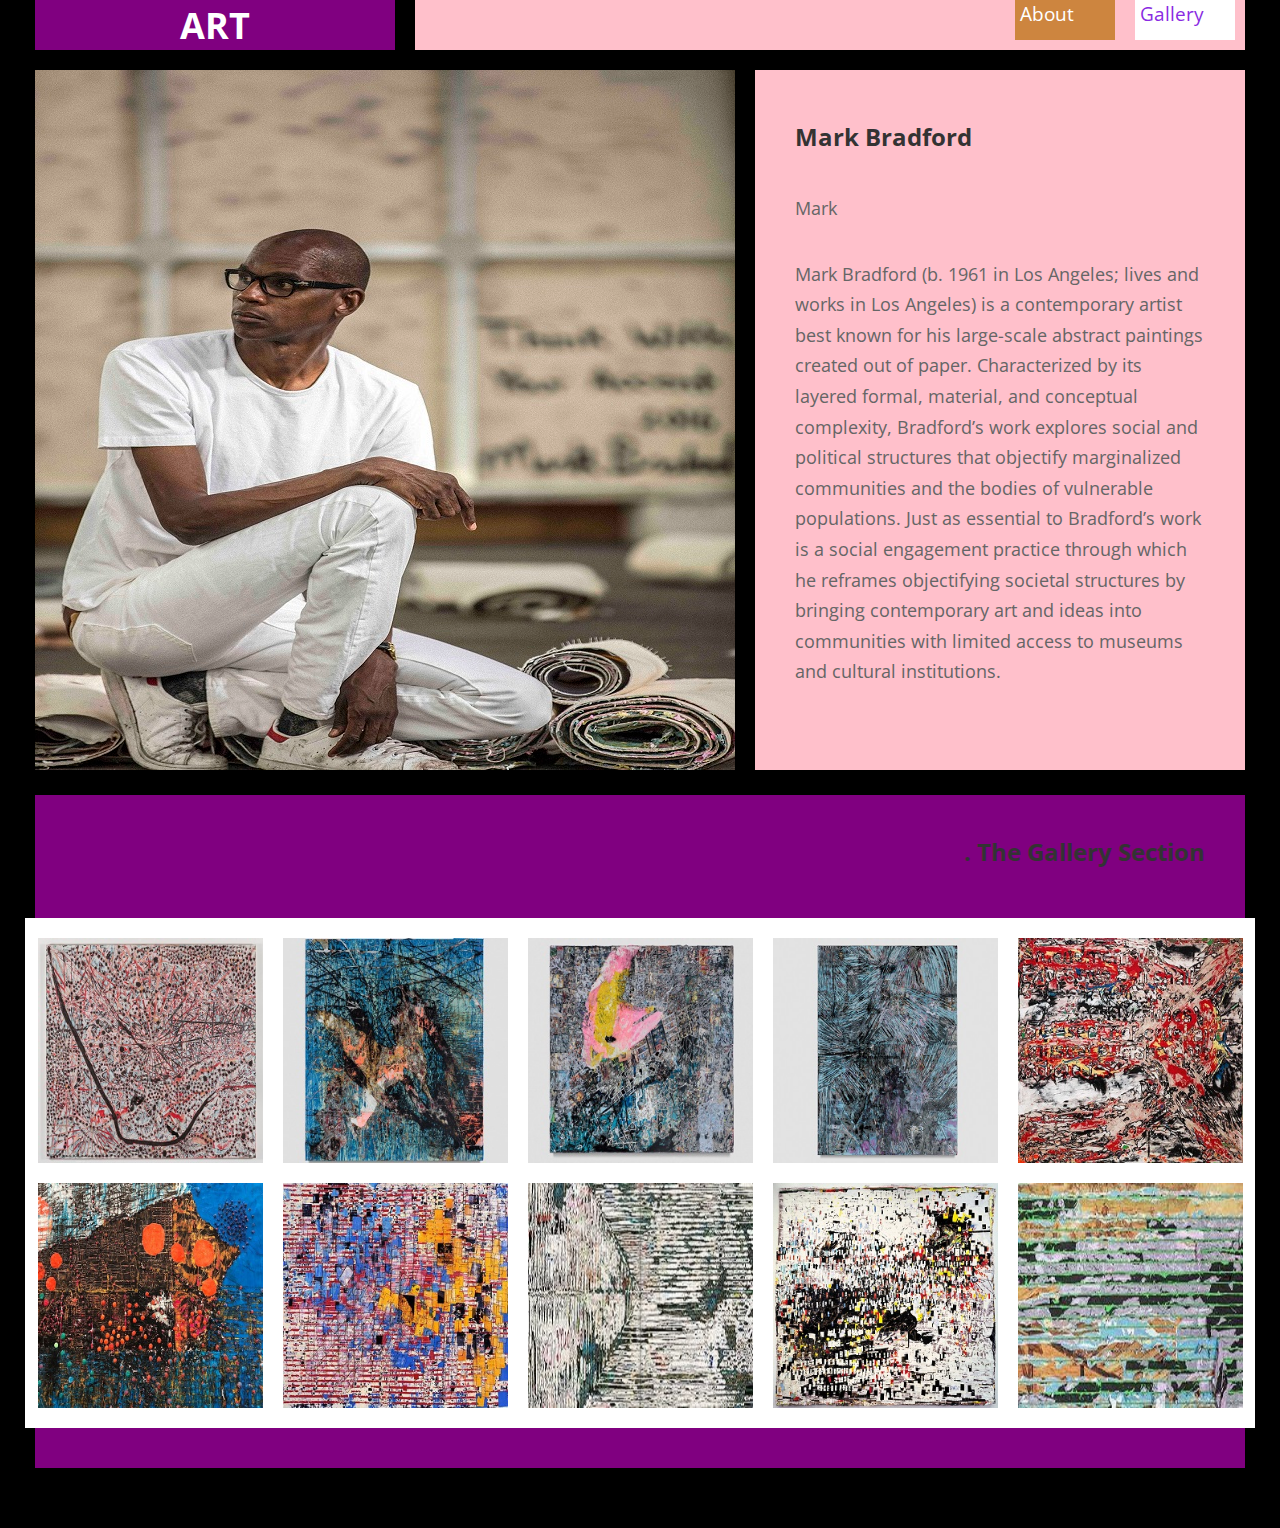
<file: art_gallery/art.html>
<!DOCTYPE html>
<html lang="en">

<head>
    <meta charset="UTF-8">
    <meta name="viewport" content="width=device-width, initial-scale=1.0">
    <meta http-equiv="X-UA-Compatible" content="ie=edge">
    <link href="https://fonts.googleapis.com/css?family=Open+Sans:400" rel="stylesheet" />
    <link href="fontawesome/css/all.min.css" rel="stylesheet" />
    <link href="css/templatemo-comparto.css" rel="stylesheet" />
    <title>Mark</title>
<!--

Comparto TemplateMo

https://templatemo.com/tm-544-comparto

-->
</head>

<body>
    <!-- Back to top button -->
    <a id="button"><i class="fas fa-angle-up fa-2x"></i></a>
    <div class="container-fluid">
        <div class="tm-site-header tm-mb-1">
            <div class="tm-site-name-container tm-bg-color-1">
                <h1 class="tm-text-white">Art</h1>
            </div>
            <div class="tm-nav-container tm-bg-color-8">
                <nav class="tm-nav" id="tm-nav">
                    <ul>
                        <li class="tm-nav-item current">
                            <a href="#about" class="tm-nav-link">
                                <span class="tm-mb-1">.01</span>
                                <span>About</span>
                            </a>
                        </li>

                        <li class="tm-nav-item">
                            <a href="#gallery" class="tm-nav-link">
                                <span class="tm-mb-1">.03</span>
                                <span>Gallery</span>
                            </a>
                        </li>
                    </ul>
                </nav>
            </div>
        </div>
        <section class="tm-mb-1" id="about">
            <div class="tm-row tm-about-row">
                <div class="tm-section-1-l">
                    <img src="img/Mark.jpg" alt="About image" class="tm-img-responsive">
                </div>
                <article class="tm-section-1-r tm-bg-color-8">
                    <h2 class="tm-mb-2 tm-title-color">Mark Bradford</h2>
                    <p><a rel="nofollow" href="https://templatemo.com/tm-544-comparto" target="_parent">Mark</a> 
                     <p>Mark Bradford (b. 1961 in Los Angeles; lives and works in Los Angeles) is a contemporary artist best known for his large-scale abstract paintings created out of paper. Characterized by its layered formal, material, and conceptual complexity, Bradford’s work explores social and political structures that objectify marginalized communities and the bodies of vulnerable populations. Just as essential to Bradford’s work is a social engagement practice through which he reframes objectifying societal structures by bringing contemporary art and ideas into communities with limited access to museums and cultural institutions.
                    </p>
                </article>
            </div>
        </section>
        
<section class="tm-bg-color-4 tm-mb-3 tm-gallery-section" id="gallery">
            <div class="tm-gallery-header">
                <h2 class="tm-mb-1 text-right">. The Gallery Section</h2>
                <ul class="tm-gallery-filter tabs clearfix filters-button-group">
                    <!-- <li><a role="button" href="#" class="active" data-filter="*">Show All</a></li>
                    . <li><a role="button" href="#" data-filter=".nature">Nature</a></li>
                    . <li><a role="button" href="#" data-filter=".animals">Animals</a></li>
                    . <li><a role="button" href="#" data-filter=".people">People</a></li> -->
                </ul>
            </div>
            <div class="tm-gallery-outer">
                <div class="tm-gallery" id="tm-gallery">
                    <div class="tm-gallery-item nature">
                        <figure class="effect-bubba">
                                
                            <img src="img/gallery/Mark1.jpeg" alt="Gallery item" class="tm-img-responsive" />
                            <figcaption>
                                <h2>Scorched earth</h2>
                                
                                <a href="#">View more</a>
                            </figcaption>
                        </figure>
                    </div>
                    <div class="tm-gallery-item animals">
                        <figure class="effect-bubba">
                            <img src="img/gallery/Mark2.jpg" alt="Gallery item" class="tm-img-responsive" />
                            <figcaption>
                                <h2>Hauser</h2>
                                <a href="#">View more</a>
                            </figcaption>
                        </figure>
                    </div>
                    <div class="tm-gallery-item nature">
                        <figure class="effect-bubba">
                            <img src="img/gallery/Mark3.jpg" alt="Gallery item" class="tm-img-responsive" />
                            <figcaption>
                                <h2>Rocket</h2>
                                
                                <a href="#">View more</a>
                            </figcaption>
                        </figure>
                    </div>
                    <div class="tm-gallery-item nature">
                        <figure class="effect-bubba">
                            <img src="img/gallery/Mark4.jpg" alt="Gallery item" class="tm-img-responsive" />
                            <figcaption>
                                <h2>Moody Blues</h2>
                                <a href="#">View more</a>
                            </figcaption>
                        </figure>
                    </div>
                    <div class="tm-gallery-item animals">
                        <figure class="effect-bubba">
                            <img src="img/gallery/Mark5.jpg" alt="Gallery item" class="tm-img-responsive" />
                            <figcaption>
                                <h2>Bill of rights</h2>
                                <a href="#">View more</a>
                            </figcaption>
                        </figure>
                    </div>
                    <div class="tm-gallery-item animals">
                        <figure class="effect-bubba">
                            <img src="img/gallery/Mark6.jpg" alt="Gallery item" class="tm-img-responsive" />
                            <figcaption>
                                <h2>Blood on the Canvas</h2>
                                <a href="#">View more</a>
                            </figcaption>
                        </figure>
                    </div>
                    <div class="tm-gallery-item peopl">
                        <figure class="effect-bubba">
                            <img src="img/gallery/mark7.jpeg" alt="Gallery item" class="tm-img-responsive" />
                            <figcaption>
                                <h2>Birdes eye city</h2>
                                <a href="#">View more</a>
                            </figcaption>
                        </figure>
                    </div>
                    <div class="tm-gallery-item people">
                        <figure class="effect-bubba">
                            <img src="img/gallery/Mark9.jpg" alt="Gallery item" class="tm-img-responsive" />
                            <figcaption>
                                <h2>Smear</h2>
                                <a href="#">View more</a>
                            </figcaption>
                        </figure>
                    </div>
                    <div class="tm-gallery-item people">
                        <figure class="effect-bubba">
                            <img src="img/gallery/Mark8.jpg" alt="Gallery item" class="tm-img-responsive" />
                            <figcaption>
                                <h2>Gwen</h2>
                                <a href="#">View more</a>
                            </figcaption>
                        </figure>
                    </div>
                    <div class="tm-gallery-item people">
                        <figure class="effect-bubba">
                            <img src="img/gallery/Mark10.jpg" alt="Gallery item" class="tm-img-responsive" />
                            <figcaption>
                                <h2>Wall street</h2>
                                <a href="#">View more</a>
                            </figcaption>
                        </figure>
                    </div>
                </div>
            </div>
        </section> <!-- Gallery -->

    <script src="js/jquery.min.js"></script> <!-- https://jquery.com/download/ -->
    <script src="js/imagesloaded.pkgd.min.js"></script> <!-- https://imagesloaded.desandro.com/ -->
    <script src="js/isotope.pkgd.min.js"></script> <!-- https://isotope.metafizzy.co/ -->
    <script src="js/jquery.singlePageNav.min.js"></script> <!-- https://github.com/ChrisWojcik/single-page-nav -->
    <script>

        // Scroll to Top button
        var btn = $('#button');

        $(window).scroll(function () {
            if ($(window).scrollTop() > 300) {
                btn.addClass('show');
            } else {
                btn.removeClass('show');
            }
        });

        btn.on('click', function (e) {
            e.preventDefault();
            $('html, body').animate({ scrollTop: 0 }, '300');
        });

        // DOM is ready
        $(function () {
            // Single Page Nav
            $('#tm-nav').singlePageNav({ speed: 600 });

            // Smooth Scroll (https://css-tricks.com/snippets/jquery/smooth-scrolling/)
            $('a[href*="#"]')
                // Remove links that don't actually link to anything
                .not('[href="#"]')
                .not('[href="#0"]')
                .click(function (event) {
                    // On-page links
                    if (
                        location.pathname.replace(/^\//, '') == this.pathname.replace(/^\//, '')
                        &&
                        location.hostname == this.hostname
                    ) {
                        // Figure out element to scroll to
                        var target = $(this.hash);
                        target = target.length ? target : $('[name=' + this.hash.slice(1) + ']');
                        // Does a scroll target exist?
                        if (target.length) {
                            // Only prevent default if animation is actually gonna happen
                            event.preventDefault();
                            $('html, body').animate({
                                scrollTop: target.offset().top
                            }, 600, function () {
                                // Callback after animation
                                // Must change focus!
                                var $target = $(target);
                                $target.focus();
                                if ($target.is(":focus")) { // Checking if the target was focused
                                    return false;
                                } else {
                                    $target.attr('tabindex', '-1'); // Adding tabindex for elements not focusable
                                    $target.focus(); // Set focus again
                                };
                            });
                        }
                    }
                });

            /* Isotope Gallery */

            // init isotope
            var $gallery = $(".tm-gallery").isotope({
                itemSelector: ".tm-gallery-item",
                layoutMode: "fitRows"
            });
            // layout Isotope after each image loads
            $gallery.imagesLoaded().progress(function () {
                $gallery.isotope("layout");
            });

            $(".filters-button-group").on("click", "a", function () {
                var filterValue = $(this).attr("data-filter");
                $gallery.isotope({ filter: filterValue });
            });

            $(".tabgroup > div").hide();
            $(".tabgroup > div:first-of-type").show();
            $(".tabs a").click(function (e) {
                e.preventDefault();
                var $this = $(this),
                    tabgroup = "#" + $this.parents(".tabs").data("tabgroup"),
                    others = $this
                        .closest("li")
                        .siblings()
                        .children("a"),
                    target = $this.attr("href");
                others.removeClass("active");
                $this.addClass("active");
            });
        });
    </script>
</body>
</html>
</file>
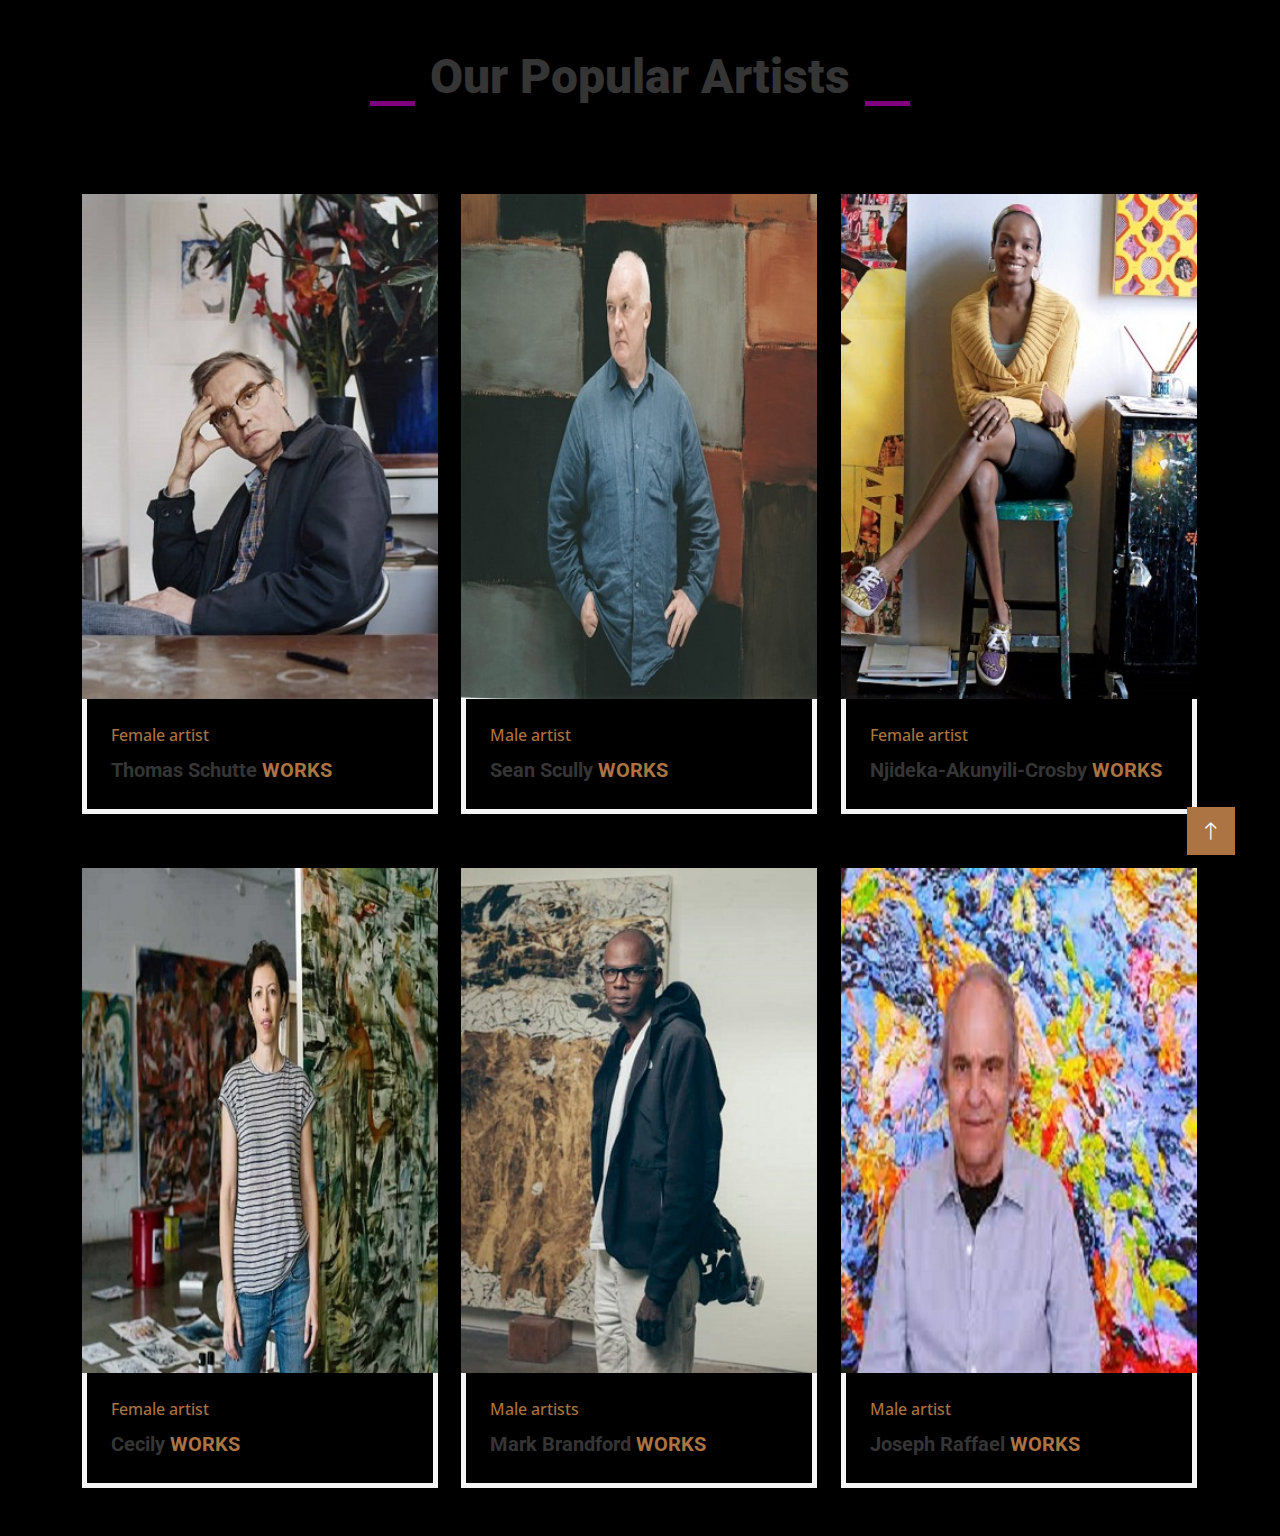
<file: art_gallery/artist.html>
<!DOCTYPE html>
<html lang="en">

<head>
    <meta charset="utf-8">
    <title>Artists</title>
    <meta content="width=device-width, initial-scale=1.0" name="viewport">
    <meta content="" name="keywords">
    <meta content="" name="description">

    <!-- Favicon -->
    <link href="img/favicon.ico" rel="icon">

    <!-- Google Web Fonts -->
    <link rel="preconnect" href="https://fonts.googleapis.com">
    <link rel="preconnect" href="https://fonts.gstatic.com" crossorigin>
    <link href="https://fonts.googleapis.com/css2?family=Open+Sans:wght@400;500&family=Roboto:wght@500;700;900&display=swap" rel="stylesheet"> 

    <!-- Icon Font Stylesheet -->
    <link href="https://cdnjs.cloudflare.com/ajax/libs/font-awesome/5.10.0/css/all.min.css" rel="stylesheet">
    <link href="https://cdn.jsdelivr.net/npm/bootstrap-icons@1.4.1/font/bootstrap-icons.css" rel="stylesheet">

    <!-- Libraries Stylesheet -->
    <link href="lib/animate/animate.min.css" rel="stylesheet">
    <link href="lib/owlcarousel/assets/owl.carousel.min.css" rel="stylesheet">
    <link href="lib/lightbox/css/lightbox.min.css" rel="stylesheet">

    <!-- Customized Bootstrap Stylesheet -->
    <link href="css/bootstrap.min.css" rel="stylesheet">

    <!-- Template Stylesheet -->
    <link href="css/artist.css.css" rel="stylesheet">
</head>

<body>
    <!-- Spinner Start -->
    <div id="spinner" class="show bg-white position-fixed translate-middle w-100 vh-100 top-50 start-50 d-flex align-items-center justify-content-center">
        <div class="spinner-grow text-primary" style="width: 3rem; height: 3rem;" role="status">
            <span class="sr-only">Loading...</span>
        </div>
    </div>
    <!-- Spinner End -->


    <!-- Topbar Start -->


    <!-- Page Header Start -->
        <!-- Page Header End -->


    <!-- Projects Start -->
    <div class="container-xxl py-5">
        <div class="container">
            <div class="section-title text-center">
                <h1 class="display-5 mb-5 ">Our Popular Artists</h1>
            </div>
            <div class="row mt-n2 wow fadeInUp" data-wow-delay="0.3s">
                <div class="col-12 text-center">
                    <ul class="list-inline mb-5" id="portfolio-flters">
                        <!-- <li class="mx-2 active" data-filter="*">All</li>
                        <li class="mx-2" data-filter=".first">Male artist</li>
                        <li class="mx-2" data-filter=".second">Female artist</li> -->
                    </ul>
                </div>
            </div>
            <div class="row g-4 portfolio-container">
                <div class="col-lg-4 col-md-6 portfolio-item first wow fadeInUp" data-wow-delay="0.1s">
                    <div class="rounded overflow-hidden">
                        <div class="position-relative overflow-hidden">
                            <img class="img-fluid w-100 h-20" src="artist img/Thomas-Schütte-Portrait.jpg" alt="">
                            <div class="portfolio-overlay">
                                <a class="btn btn-square btn-outline-light mx-1" href="img/portfolio-1.jpg" data-lightbox="portfolio"><i class="fa fa-eye"></i></a>
                                <a class="btn btn-square btn-outline-light mx-1" href=""><i class="fa fa-link"></i></a>
                            </div>
                        </div>
                        <div class="border border-5 border-light border-top-0 p-4">
                            <p class="text-primary fw-medium mb-2">Female artist</p>
                            <h5 class="lh-base mb-0">Thomas Schutte</a>
                                <a href="thomas.html">WORKS</a>
                        </div>
                    </div>
                </div>
                <div class="col-lg-4 col-md-6 portfolio-item second wow fadeInUp" data-wow-delay="0.3s">
                    <div class="rounded overflow-hidden">
                        <div class="position-relative overflow-hidden">
                            <img class="img-fluid w-100" src="artist img/Sean-Scully.jpg" alt="">
                            <div class="portfolio-overlay">
                                <a class="btn btn-square btn-outline-light mx-1" href="img/portfolio-2.jpg" data-lightbox="portfolio"><i class="fa fa-eye"></i></a>
                                <a class="btn btn-square btn-outline-light mx-1" href=""><i class="fa fa-link"></i></a>
                            </div>
                        </div>
                        <div class="border border-5 border-light border-top-0 p-4">
                            <p class="text-primary fw-medium mb-2">Male artist</p>
                            <h5 class="lh-base mb-0">Sean Scully</a>
                                <a href="scully.html">WORKS</a>
                        </div>
                    </div>
                </div>
                <div class="col-lg-4 col-md-6 portfolio-item first wow fadeInUp" data-wow-delay="0.5s">
                    <div class="rounded overflow-hidden">
                        <div class="position-relative overflow-hidden">
                            <img class="img-fluid w-100" src="artist img/Njideka-Akunyili-Crosby.jpg" alt="">
                            <div class="portfolio-overlay">
                                <a class="btn btn-square btn-outline-light mx-1" href="artist img/Njideka-Akunyili-Crosby.jpg" data-lightbox="portfolio"><i class="fa fa-eye"></i></a>
                                <a class="btn btn-square btn-outline-light mx-1" href=""><i class="fa fa-link"></i></a>
                            </div>
                        </div>
                        <div class="border border-5 border-light border-top-0 p-4">
                            <p class="text-primary fw-medium mb-2">Female artist</p>
                            <h5 class="lh-base mb-0">Njideka-Akunyili-Crosby</a>
                                <a href="Njideka.html">WORKS</a>
                            <h5 class="lh-base mb-0"></a>
                        </div>
                    </div>
                </div>
                <div class="col-lg-4 col-md-6 portfolio-item second wow fadeInUp" data-wow-delay="0.1s">
                    <div class="rounded overflow-hidden">
                        <div class="position-relative overflow-hidden">
                            <img class="img-fluid w-100" src="artist img/cecily.jpg" alt="">
                            <div class="portfolio-overlay">
                                <a class="btn btn-square btn-outline-light mx-1" href="img/portfolio-4.jpg" data-lightbox="portfolio"><i class="fa fa-eye"></i></a>
                                <a class="btn btn-square btn-outline-light mx-1" href=""><i class="fa fa-link"></i></a>
                            </div>
                        </div>
                        <div class="border border-5 border-light border-top-0 p-4">
                            <p class="text-primary fw-medium mb-2">Female artist</p>
                            <h5 class="lh-base mb-0">Cecily</a>
                                <a href="brown.html">WORKS</a>
                        </div>
                    </div>
                </div>
                <div class="col-lg-4 col-md-6 portfolio-item first wow fadeInUp" data-wow-delay="0.3s">
                    <div class="rounded overflow-hidden">
                        <div class="position-relative overflow-hidden">
                            <img class="img-fluid w-100" src="artist img/Mark-Bradford.jpg" alt="">
                            <div class="portfolio-overlay">
                                <a class="btn btn-square btn-outline-light mx-1" href="img/portfolio-5.jpg" data-lightbox="portfolio"><i class="fa fa-eye"></i></a>
                                <a class="btn btn-square btn-outline-light mx-1" href=""><i class="fa fa-link"></i></a>
                            </div>
                        </div>
                        <div class="border border-5 border-light border-top-0 p-4">
                            <p class="text-primary fw-medium mb-2">Male artists</p>
                            <h5 class="lh-base mb-0">Mark Brandford</a>
                                <a href="art.html">WORKS</a>
                        </div>
                    </div>
                </div>
                <div class="col-lg-4 col-md-6 portfolio-item second wow fadeInUp" data-wow-delay="0.5s">
                    <div class="rounded overflow-hidden">
                        <div class="position-relative overflow-hidden">
                            <img class="img-fluid w-100" src="artist img/Joseph.jpg" alt="">
                            <div class="portfolio-overlay">
                                <a class="btn btn-square btn-outline-light mx-1" href="img/portfolio-6.jpg" data-lightbox="portfolio"><i class="fa fa-eye"></i></a>
                                <a class="btn btn-square btn-outline-light mx-1" href=""><i class="fa fa-link"></i></a>
                            </div>
                        </div>
                        <div class="border border-5 border-light border-top-0 p-4">
                            <p class="text-primary fw-medium mb-2">Male artist</p>
                            <h5 class="lh-base mb-0">Joseph Raffael</a>
                                <a href="joseph.html">WORKS</a>
                        </div>
                    </div>
                </div>
            </div>
        </div>
    </div>
    <!-- Projects End -->
        


    <!-- Back to Top -->
    <a href="#" class="btn btn-lg btn-primary btn-lg-square rounded-0 back-to-top"><i class="bi bi-arrow-up"></i></a>


    <!-- JavaScript Libraries -->
    <script src="https://code.jquery.com/jquery-3.4.1.min.js"></script>
    <script src="https://cdn.jsdelivr.net/npm/bootstrap@5.0.0/dist/js/bootstrap.bundle.min.js"></script>
    <script src="lib/wow/wow.min.js"></script>
    <script src="lib/easing/easing.min.js"></script>
    <script src="lib/waypoints/waypoints.min.js"></script>
    <script src="lib/counterup/counterup.min.js"></script>
    <script src="lib/owlcarousel/owl.carousel.min.js"></script>
    <script src="lib/isotope/isotope.pkgd.min.js"></script>
    <script src="lib/lightbox/js/lightbox.min.js"></script>

    <!-- Template Javascript -->
    <script src="js/artist.js"></script>
</body>

</html>
</file>
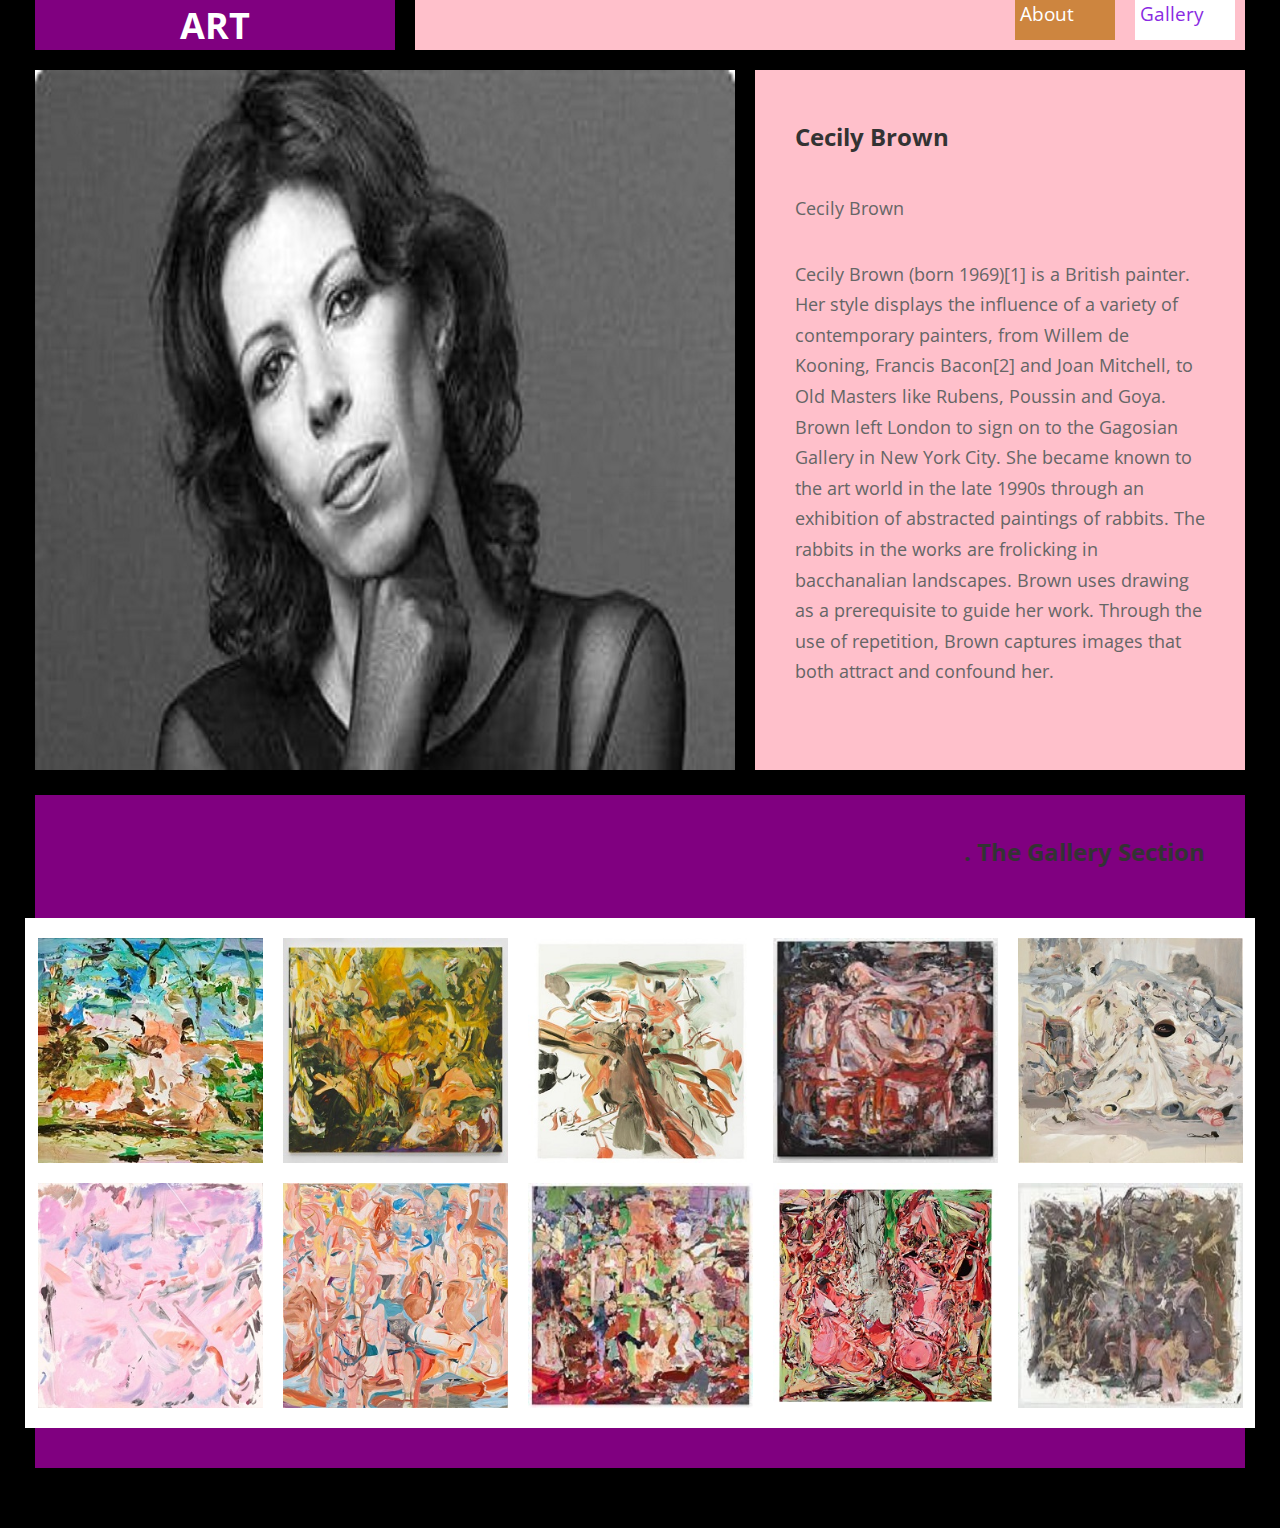
<file: art_gallery/brown.html>
<!DOCTYPE html>
<html lang="en">

<head>
    <meta charset="UTF-8">
    <meta name="viewport" content="width=device-width, initial-scale=1.0">
    <meta http-equiv="X-UA-Compatible" content="ie=edge">
    <link href="https://fonts.googleapis.com/css?family=Open+Sans:400" rel="stylesheet" />
    <link href="fontawesome/css/all.min.css" rel="stylesheet" />
    <link href="css/templatemo-comparto.css" rel="stylesheet" />
    <title>Brown</title>
<!--

Comparto TemplateMo

https://templatemo.com/tm-544-comparto

-->
</head>

<body>
    <!-- Back to top button -->
    <a id="button"><i class="fas fa-angle-up fa-2x"></i></a>
    <div class="container-fluid">
        <div class="tm-site-header tm-mb-1">
            <div class="tm-site-name-container tm-bg-color-1">
                <h1 class="tm-text-white">Art</h1>
            </div>
            <div class="tm-nav-container tm-bg-color-8">
                <nav class="tm-nav" id="tm-nav">
                    <ul>
                        <li class="tm-nav-item current">
                            <a href="#about" class="tm-nav-link">
                                <span class="tm-mb-1">.01</span>
                                <span>About</span>
                            </a>
                        </li>

                        <li class="tm-nav-item">
                            <a href="#gallery" class="tm-nav-link">
                                <span class="tm-mb-1">.03</span>
                                <span>Gallery</span>
                            </a>
                        </li>
                    </ul>
                </nav>
            </div>
        </div>
        <section class="tm-mb-1" id="about">
            <div class="tm-row tm-about-row">
                <div class="tm-section-1-l">
                    <img src="img/gallery/c_brown_cecily.jpg" alt="About image" class="tm-img-responsive">
                </div>
                <article class="tm-section-1-r tm-bg-color-8">
                    <h2 class="tm-mb-2 tm-title-color">Cecily Brown</h2>
                    <p><a rel="nofollow" href="https://templatemo.com/tm-544-comparto" target="_parent">Cecily Brown</a> 
                     <p>Cecily Brown (born 1969)[1] is a British painter. 
                         Her style displays the influence of a variety of contemporary painters, 
                         from Willem de Kooning, Francis Bacon[2] and Joan Mitchell, 
                         to Old Masters like Rubens, Poussin and Goya. 
                         Brown left London to sign on to the Gagosian Gallery in New York City. 
                         She became known to the art world in the late 1990s through an exhibition of abstracted paintings 
                         of rabbits. The rabbits in the works are frolicking in bacchanalian landscapes.
                         Brown uses drawing as a prerequisite to guide her work. Through the use of repetition, 
                         Brown captures images that both attract and confound her.
                  </p>
                </article>
            </div>
        </section>
        
<section class="tm-bg-color-4 tm-mb-3 tm-gallery-section" id="gallery">
            <div class="tm-gallery-header">
                <h2 class="tm-mb-1 text-right">. The Gallery Section</h2>
                <ul class="tm-gallery-filter tabs clearfix filters-button-group">
                    <!-- <li><a role="button" href="#" class="active" data-filter="*">Show All</a></li>
                    . <li><a role="button" href="#" data-filter=".nature">Nature</a></li>
                    . <li><a role="button" href="#" data-filter=".animals">Animals</a></li>
                    . <li><a role="button" href="#" data-filter=".people">People</a></li> -->
                </ul>
            </div>
            <div class="tm-gallery-outer">
                <div class="tm-gallery" id="tm-gallery">
                    <div class="tm-gallery-item nature">
                        <figure class="effect-bubba">
                                
                            <img src="img/gallery/brown1.jpg" alt="Gallery item" class="tm-img-responsive" />
                            <figcaption>
                                <h2>Jigsaw puzzle</h2>
                                
                                <a href="#">View more</a>
                            </figcaption>
                        </figure>
                    </div>
                    <div class="tm-gallery-item animals">
                        <figure class="effect-bubba">
                            <img src="img/gallery/brown2.jpg" alt="Gallery item" class="tm-img-responsive" />
                            <figcaption>
                                <h2>Blenheim</h2>
                                <a href="#">View more</a>
                            </figcaption>
                        </figure>
                    </div>
                    <div class="tm-gallery-item nature">
                        <figure class="effect-bubba">
                            <img src="img/gallery/brown3.jpg" alt="Gallery item" class="tm-img-responsive" />
                            <figcaption>
                                <h2>In focus</h2>
                                
                                <a href="#">View more</a>
                            </figcaption>
                        </figure>
                    </div>
                    <div class="tm-gallery-item nature">
                        <figure class="effect-bubba">
                            <img src="img/gallery/b4.jpg" alt="Gallery item" class="tm-img-responsive" />
                            <figcaption>
                                <h2>Barnebys</h2>
                                <a href="#">View more</a>
                            </figcaption>
                        </figure>
                    </div>
                    <div class="tm-gallery-item animals">
                        <figure class="effect-bubba">
                            <img src="img/gallery/brown6.jpg" alt="Gallery item" class="tm-img-responsive" />
                            <figcaption>
                                <h2>Philips</h2>
                                <a href="#">View more</a>
                            </figcaption>
                        </figure>
                    </div>
                    <div class="tm-gallery-item animals">
                        <figure class="effect-bubba">
                            <img src="img/gallery/b5.jpg" alt="Gallery item" class="tm-img-responsive" />
                            <figcaption>
                                <h2>Untitled</h2>
                                <a href="#">View more</a>
                            </figcaption>
                        </figure>
                    </div>
                    <div class="tm-gallery-item peopl">
                        <figure class="effect-bubba">
                            <img src="img/gallery/brown7.jpg" alt="Gallery item" class="tm-img-responsive" />
                            <figcaption>
                                <h2>Paris in Paris</h2>
                                <a href="#">View more</a>
                            </figcaption>
                        </figure>
                    </div>
                    <div class="tm-gallery-item people">
                        <figure class="effect-bubba">
                            <img src="img/gallery/brown8.jpg" alt="Gallery item" class="tm-img-responsive" />
                            <figcaption>
                                <h2>Bedlam</h2>
                                <a href="#">View more</a>
                            </figcaption>
                        </figure>
                    </div>
                    <div class="tm-gallery-item people">
                        <figure class="effect-bubba">
                            <img src="img/gallery/B9.jpg" alt="Gallery item" class="tm-img-responsive" />
                            <figcaption>
                                <h2>Lent to stars</h2>
                                <a href="#">View more</a>
                            </figcaption>
                        </figure>
                    </div>
                    <div class="tm-gallery-item people">
                        <figure class="effect-bubba">
                            <img src="img/gallery/brown10.jpg" alt="Gallery item" class="tm-img-responsive" />
                            <figcaption>
                                <h2>MOMA</h2>
                                <a href="#">View more</a>
                            </figcaption>
                        </figure>
                    </div>
                </div>
            </div>
        </section> <!-- Gallery -->

    <script src="js/jquery.min.js"></script> <!-- https://jquery.com/download/ -->
    <script src="js/imagesloaded.pkgd.min.js"></script> <!-- https://imagesloaded.desandro.com/ -->
    <script src="js/isotope.pkgd.min.js"></script> <!-- https://isotope.metafizzy.co/ -->
    <script src="js/jquery.singlePageNav.min.js"></script> <!-- https://github.com/ChrisWojcik/single-page-nav -->
    <script>

        // Scroll to Top button
        var btn = $('#button');

        $(window).scroll(function () {
            if ($(window).scrollTop() > 300) {
                btn.addClass('show');
            } else {
                btn.removeClass('show');
            }
        });

        btn.on('click', function (e) {
            e.preventDefault();
            $('html, body').animate({ scrollTop: 0 }, '300');
        });

        // DOM is ready
        $(function () {
            // Single Page Nav
            $('#tm-nav').singlePageNav({ speed: 600 });

            // Smooth Scroll (https://css-tricks.com/snippets/jquery/smooth-scrolling/)
            $('a[href*="#"]')
                // Remove links that don't actually link to anything
                .not('[href="#"]')
                .not('[href="#0"]')
                .click(function (event) {
                    // On-page links
                    if (
                        location.pathname.replace(/^\//, '') == this.pathname.replace(/^\//, '')
                        &&
                        location.hostname == this.hostname
                    ) {
                        // Figure out element to scroll to
                        var target = $(this.hash);
                        target = target.length ? target : $('[name=' + this.hash.slice(1) + ']');
                        // Does a scroll target exist?
                        if (target.length) {
                            // Only prevent default if animation is actually gonna happen
                            event.preventDefault();
                            $('html, body').animate({
                                scrollTop: target.offset().top
                            }, 600, function () {
                                // Callback after animation
                                // Must change focus!
                                var $target = $(target);
                                $target.focus();
                                if ($target.is(":focus")) { // Checking if the target was focused
                                    return false;
                                } else {
                                    $target.attr('tabindex', '-1'); // Adding tabindex for elements not focusable
                                    $target.focus(); // Set focus again
                                };
                            });
                        }
                    }
                });

            /* Isotope Gallery */

            // init isotope
            var $gallery = $(".tm-gallery").isotope({
                itemSelector: ".tm-gallery-item",
                layoutMode: "fitRows"
            });
            // layout Isotope after each image loads
            $gallery.imagesLoaded().progress(function () {
                $gallery.isotope("layout");
            });

            $(".filters-button-group").on("click", "a", function () {
                var filterValue = $(this).attr("data-filter");
                $gallery.isotope({ filter: filterValue });
            });

            $(".tabgroup > div").hide();
            $(".tabgroup > div:first-of-type").show();
            $(".tabs a").click(function (e) {
                e.preventDefault();
                var $this = $(this),
                    tabgroup = "#" + $this.parents(".tabs").data("tabgroup"),
                    others = $this
                        .closest("li")
                        .siblings()
                        .children("a"),
                    target = $this.attr("href");
                others.removeClass("active");
                $this.addClass("active");
            });
        });
    </script>
</body>
</html>
</file>
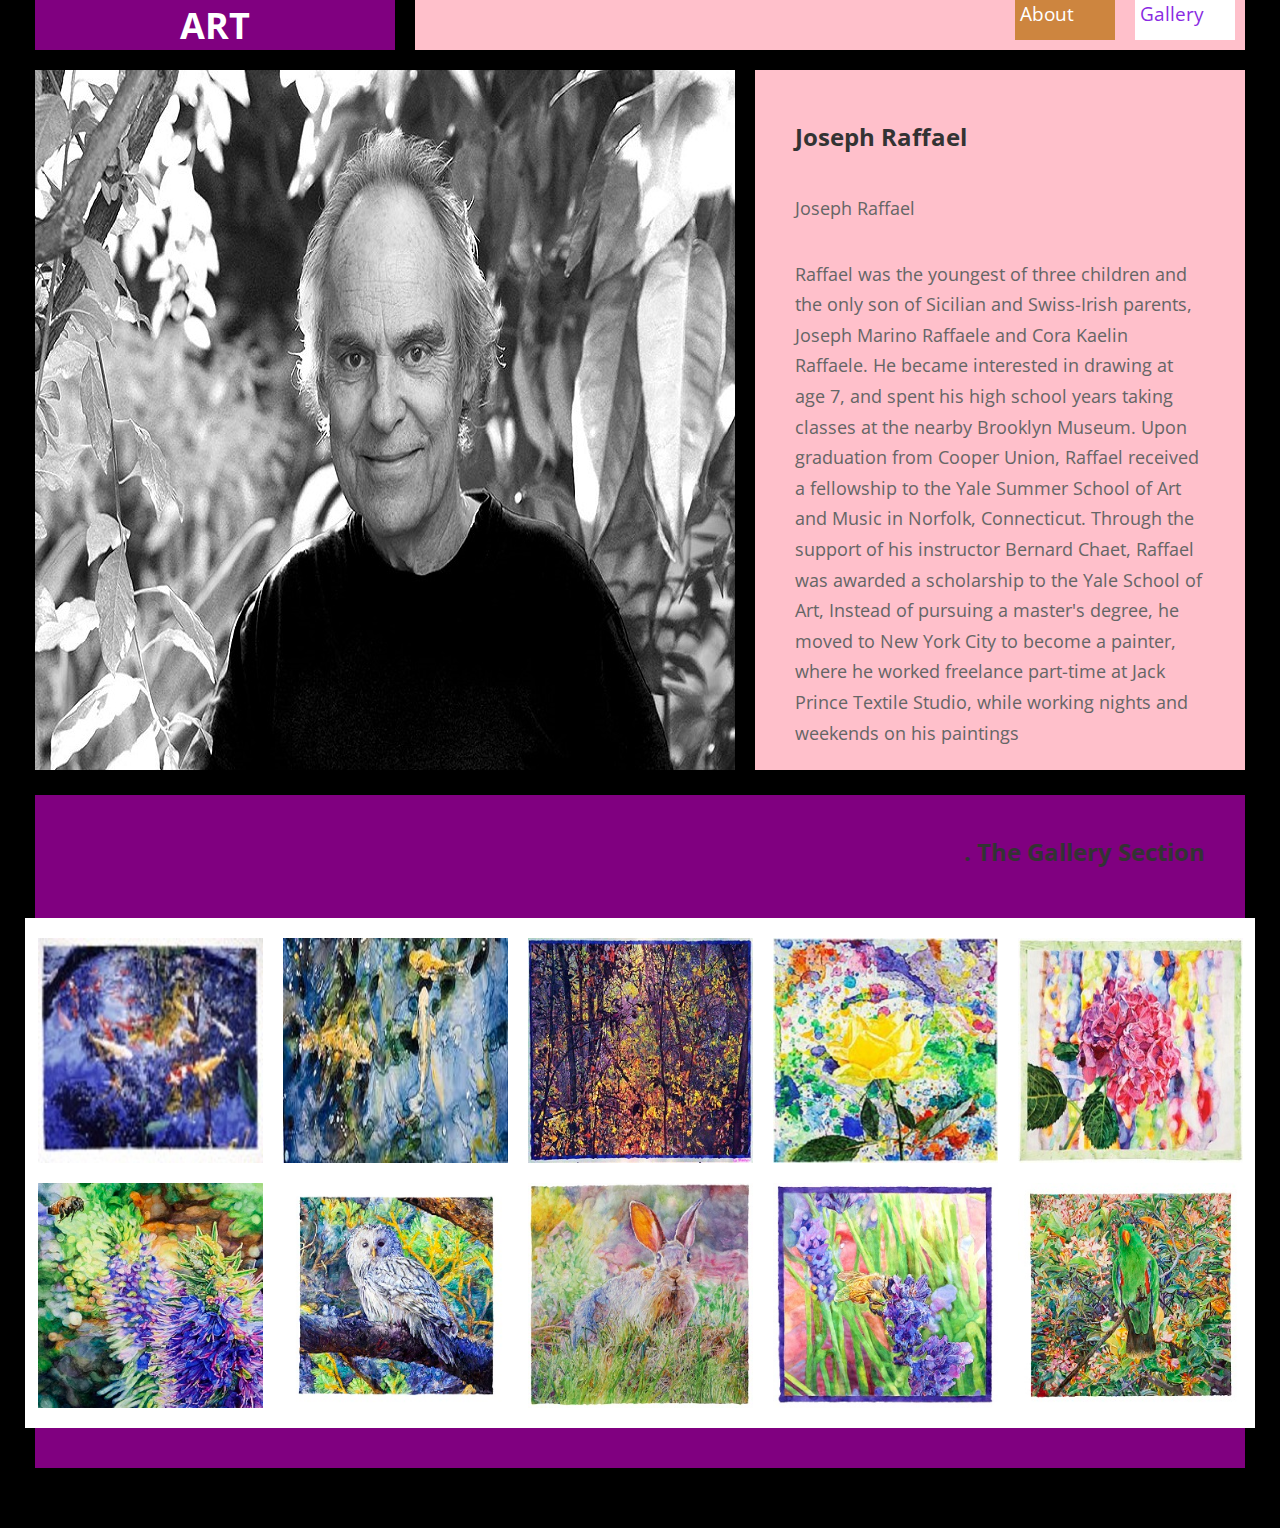
<file: art_gallery/joseph.html>
<!DOCTYPE html>
<html lang="en">

<head>
    <meta charset="UTF-8">
    <meta name="viewport" content="width=device-width, initial-scale=1.0">
    <meta http-equiv="X-UA-Compatible" content="ie=edge">
    <link href="https://fonts.googleapis.com/css?family=Open+Sans:400" rel="stylesheet" />
    <link href="fontawesome/css/all.min.css" rel="stylesheet" />
    <link href="css/joseph.css" rel="stylesheet" />
    <title>Joseph</title>
<!--

Comparto TemplateMo

https://templatemo.com/tm-544-comparto

-->
</head>

<body>
    <!-- Back to top button -->
    <a id="button"><i class="fas fa-angle-up fa-2x"></i></a>
    <div class="container-fluid">
        <div class="tm-site-header tm-mb-1">
            <div class="tm-site-name-container tm-bg-color-1">
                <h1 class="tm-text-white">Art</h1>
            </div>
            <div class="tm-nav-container tm-bg-color-8">
                <nav class="tm-nav" id="tm-nav">
                    <ul>
                        <li class="tm-nav-item current">
                            <a href="#about" class="tm-nav-link">
                                <span class="tm-mb-1">.01</span>
                                <span>About</span>
                            </a>
                        </li>

                        <li class="tm-nav-item">
                            <a href="#gallery" class="tm-nav-link">
                                <span class="tm-mb-1">.03</span>
                                <span>Gallery</span>
                            </a>
                        </li>
                    </ul>
                </nav>
            </div>
        </div>
        <section class="tm-mb-1" id="about">
            <div class="tm-row tm-about-row">
                <div class="tm-section-1-l">
                    <img src="img/gallery/jos.jpg" alt="About image" class="tm-img-responsive">
                </div>
                <article class="tm-section-1-r tm-bg-color-8">
                    <h2 class="tm-mb-2 tm-title-color">Joseph Raffael</h2>
                    <p><a rel="nofollow" href="https://templatemo.com/tm-544-comparto" target="_parent">Joseph Raffael</a>         <p> 
                        Raffael was the youngest of three children and the only son of Sicilian 
                        and Swiss-Irish parents, Joseph Marino Raffaele and Cora Kaelin Raffaele.
                         He became interested in drawing at age 7, and spent his high school years 
                         taking classes at the nearby Brooklyn Museum. Upon graduation 
                          from Cooper Union, Raffael received a fellowship to the Yale Summer 
                          School of Art and Music in Norfolk, Connecticut. Through the support 
                          of his instructor Bernard Chaet, Raffael was awarded a scholarship to 
                          the Yale School of Art,  Instead of pursuing a master's degree,
                            he moved to New York City to become a painter, where he worked freelance 
                            part-time at Jack Prince Textile Studio,  while working nights and weekends on his 
                            paintings 
                  </p>
                </article>
            </div>
        </section>
        
<section class="tm-bg-color-4 tm-mb-3 tm-gallery-section" id="gallery">
            <div class="tm-gallery-header">
                <h2 class="tm-mb-1 text-right">. The Gallery Section</h2>
                <!-- <ul class="tm-gallery-filter tabs clearfix filters-button-group">
                    <li><a role="button" href="#" class="active" data-filter="*">Show All</a></li>
                    . <li><a role="button" href="#" data-filter=".nature">Nature</a></li>
                    . <li><a role="button" href="#" data-filter=".animals">Animals</a></li>
                    . <li><a role="button" href="#" data-filter=".people">People</a></li> -->
                </ul>
            </div>
            <div class="tm-gallery-outer">
                <div class="tm-gallery" id="tm-gallery">
                    <div class="tm-gallery-item nature">
                        <figure class="effect-bubba">
                                
                            <img src="img/gallery/j1.jpg" alt="Gallery item" class="tm-img-responsive" />
                            <figcaption>
                                <h2>Pond</h2>
                                
                                <a href="#">View more</a>
                            </figcaption>
                        </figure>
                    </div>
                    <div class="tm-gallery-item animals">
                        <figure class="effect-bubba">
                            <img src="img/gallery/j2.jpg" alt="Gallery item" class="tm-img-responsive" />
                            <figcaption>
                                <h2>Three fish</h2>
                                <a href="#">View more</a>
                            </figcaption>
                        </figure>
                    </div>
                    <div class="tm-gallery-item nature">
                        <figure class="effect-bubba">
                            <img src="img/gallery/j3.jpg" alt="Gallery item" class="tm-img-responsive" />
                            <figcaption>
                                <h2>Forest</h2>
                                
                                <a href="#">View more</a>
                            </figcaption>
                        </figure>
                    </div>
                    <div class="tm-gallery-item nature">
                        <figure class="effect-bubba">
                            <img src="img/gallery/j4.jpg" alt="Gallery item" class="tm-img-responsive" />
                            <figcaption>
                                <h2>Untitled</h2>
                                <a href="#">View more</a>
                            </figcaption>
                        </figure>
                    </div>
                    <div class="tm-gallery-item animals">
                        <figure class="effect-bubba">
                            <img src="img/gallery/j5.jpg" alt="Gallery item" class="tm-img-responsive" />
                            <figcaption>
                                <h2>Moving towards the light</h2>
                                <a href="#">View more</a>
                            </figcaption>
                        </figure>
                    </div>
                    <div class="tm-gallery-item animals">
                        <figure class="effect-bubba">
                            <img src="img/gallery/j6.jpg" alt="Gallery item" class="tm-img-responsive" />
                            <figcaption>
                                <h2>Ankher</h2>
                                <a href="#">View more</a>
                            </figcaption>
                        </figure>
                    </div>
                    <div class="tm-gallery-item peopl">
                        <figure class="effect-bubba">
                            <img src="img/gallery/j7.jpg" alt="Gallery item" class="tm-img-responsive" />
                            <figcaption>
                                <h2>Owl</h2>
                                <a href="#">View more</a>
                            </figcaption>
                        </figure>
                    </div>
                    <div class="tm-gallery-item people">
                        <figure class="effect-bubba">
                            <img src="img/gallery/j8.jpg" alt="Gallery item" class="tm-img-responsive" />
                            <figcaption>
                                <h2>Awakening</h2>
                                <a href="#">View more</a>
                            </figcaption>
                        </figure>
                    </div>
                    <div class="tm-gallery-item people">
                        <figure class="effect-bubba">
                            <img src="img/gallery/j9.jpg" alt="Gallery item" class="tm-img-responsive" />
                            <figcaption>
                                <h2>Hung Liu Bee</h2>
                                <a href="#">View more</a>
                            </figcaption>
                        </figure>
                    </div>
                    <div class="tm-gallery-item people">
                        <figure class="effect-bubba">
                            <img src="img/gallery/j10.jpg" alt="Gallery item" class="tm-img-responsive" />
                            <figcaption>
                                <h2>Parrot moving towards light</h2>
                                <a href="#">View more</a>
                            </figcaption>
                        </figure>
                    </div>
                </div>
            </div>
        </section> <!-- Gallery -->

    <script src="js/jquery.min.js"></script> <!-- https://jquery.com/download/ -->
    <script src="js/imagesloaded.pkgd.min.js"></script> <!-- https://imagesloaded.desandro.com/ -->
    <script src="js/isotope.pkgd.min.js"></script> <!-- https://isotope.metafizzy.co/ -->
    <script src="js/jquery.singlePageNav.min.js"></script> <!-- https://github.com/ChrisWojcik/single-page-nav -->
    <script>

        // Scroll to Top button
        var btn = $('#button');

        $(window).scroll(function () {
            if ($(window).scrollTop() > 300) {
                btn.addClass('show');
            } else {
                btn.removeClass('show');
            }
        });

        btn.on('click', function (e) {
            e.preventDefault();
            $('html, body').animate({ scrollTop: 0 }, '300');
        });

        // DOM is ready
        $(function () {
            // Single Page Nav
            $('#tm-nav').singlePageNav({ speed: 600 });

            // Smooth Scroll (https://css-tricks.com/snippets/jquery/smooth-scrolling/)
            $('a[href*="#"]')
                // Remove links that don't actually link to anything
                .not('[href="#"]')
                .not('[href="#0"]')
                .click(function (event) {
                    // On-page links
                    if (
                        location.pathname.replace(/^\//, '') == this.pathname.replace(/^\//, '')
                        &&
                        location.hostname == this.hostname
                    ) {
                        // Figure out element to scroll to
                        var target = $(this.hash);
                        target = target.length ? target : $('[name=' + this.hash.slice(1) + ']');
                        // Does a scroll target exist?
                        if (target.length) {
                            // Only prevent default if animation is actually gonna happen
                            event.preventDefault();
                            $('html, body').animate({
                                scrollTop: target.offset().top
                            }, 600, function () {
                                // Callback after animation
                                // Must change focus!
                                var $target = $(target);
                                $target.focus();
                                if ($target.is(":focus")) { // Checking if the target was focused
                                    return false;
                                } else {
                                    $target.attr('tabindex', '-1'); // Adding tabindex for elements not focusable
                                    $target.focus(); // Set focus again
                                };
                            });
                        }
                    }
                });

            /* Isotope Gallery */

            // init isotope
            var $gallery = $(".tm-gallery").isotope({
                itemSelector: ".tm-gallery-item",
                layoutMode: "fitRows"
            });
            // layout Isotope after each image loads
            $gallery.imagesLoaded().progress(function () {
                $gallery.isotope("layout");
            });

            $(".filters-button-group").on("click", "a", function () {
                var filterValue = $(this).attr("data-filter");
                $gallery.isotope({ filter: filterValue });
            });

            $(".tabgroup > div").hide();
            $(".tabgroup > div:first-of-type").show();
            $(".tabs a").click(function (e) {
                e.preventDefault();
                var $this = $(this),
                    tabgroup = "#" + $this.parents(".tabs").data("tabgroup"),
                    others = $this
                        .closest("li")
                        .siblings()
                        .children("a"),
                    target = $this.attr("href");
                others.removeClass("active");
                $this.addClass("active");
            });
        });
    </script>
</body>
</html>
</file>
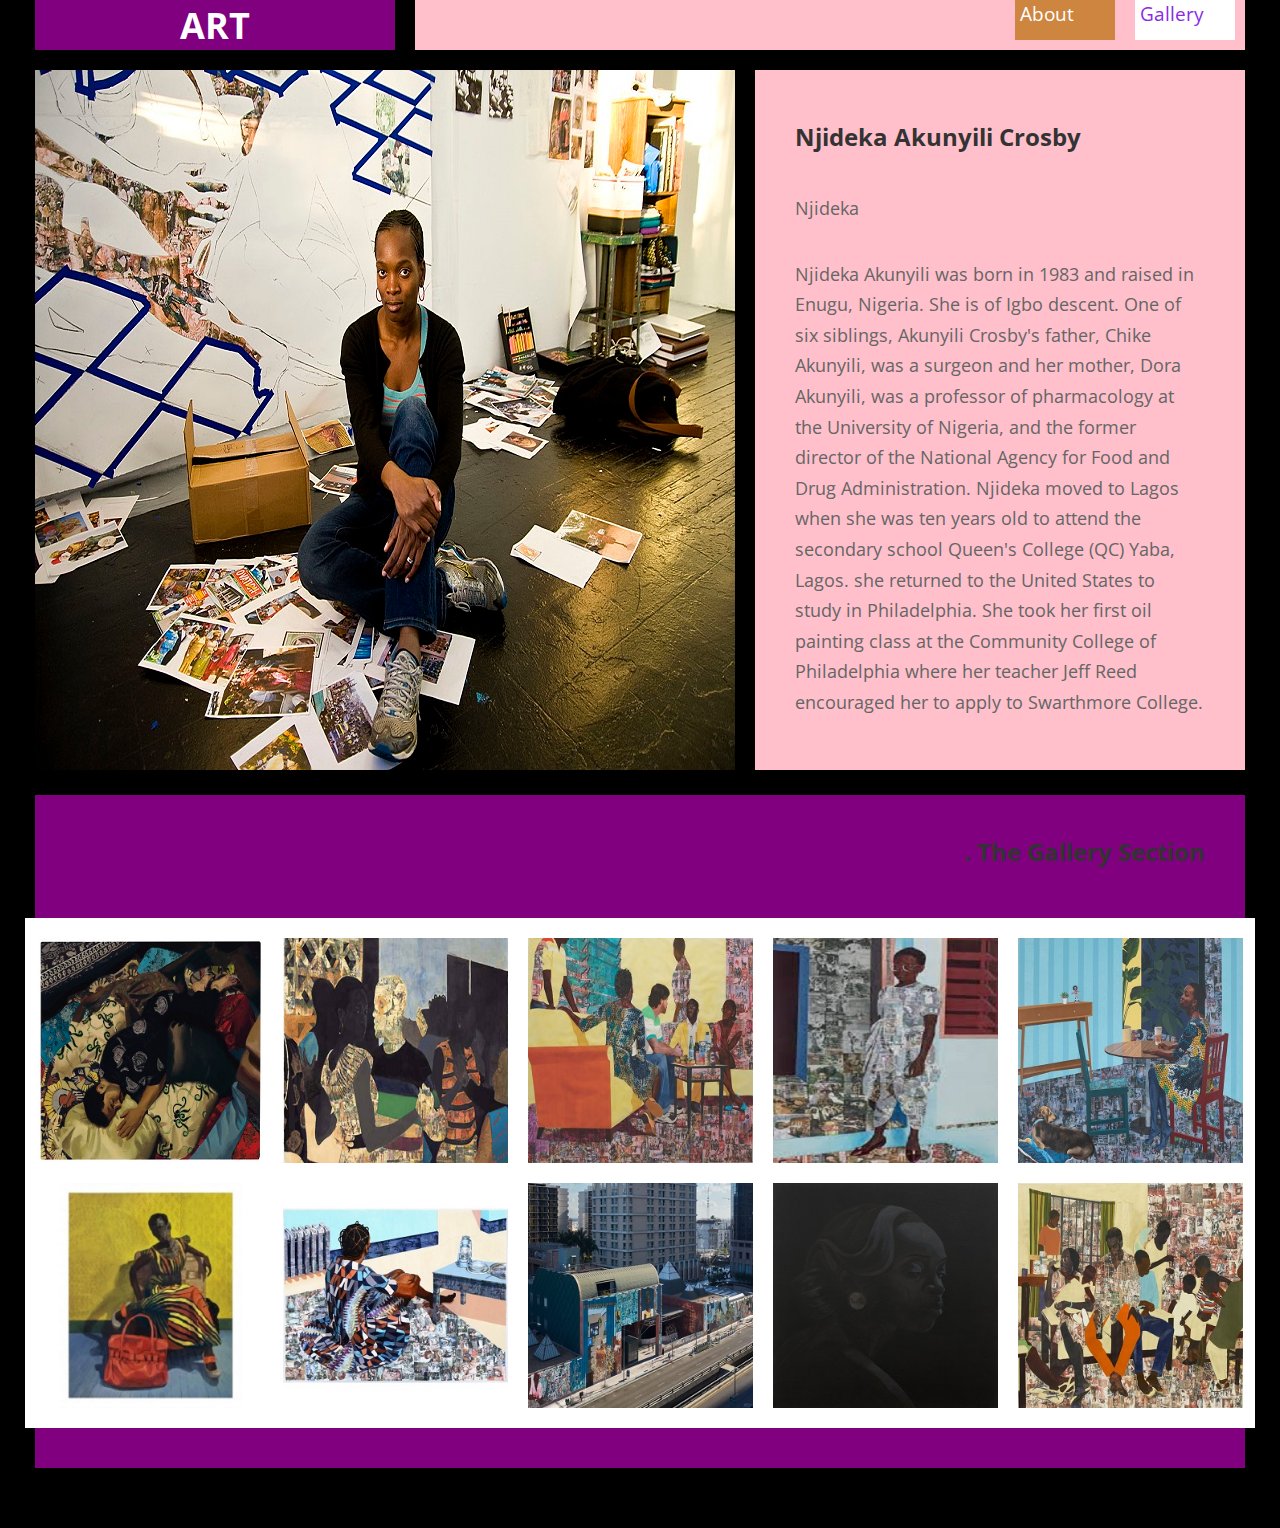
<file: art_gallery/Njideka.html>
<!DOCTYPE html>
<html lang="en">

<head>
    <meta charset="UTF-8">
    <meta name="viewport" content="width=device-width, initial-scale=1.0">
    <meta http-equiv="X-UA-Compatible" content="ie=edge">
    <link href="https://fonts.googleapis.com/css?family=Open+Sans:400" rel="stylesheet" />
    <link href="fontawesome/css/all.min.css" rel="stylesheet" />
    <link href="css/Njideka.css" rel="stylesheet" />
    <title>Njideka-Akunyili-Crosby</title>
<!--

Comparto TemplateMo

https://templatemo.com/tm-544-comparto

-->
</head>

<body>
    <!-- Back to top button -->
    <a id="button"><i class="fas fa-angle-up fa-2x"></i></a>
    <div class="container-fluid">
        <div class="tm-site-header tm-mb-1">
            <div class="tm-site-name-container tm-bg-color-1">
                <h1 class="tm-text-white">Art</h1>
            </div>
            <div class="tm-nav-container tm-bg-color-8">
                <nav class="tm-nav" id="tm-nav">
                    <ul>
                        <li class="tm-nav-item current">
                            <a href="#about" class="tm-nav-link">
                                <span class="tm-mb-1">.01</span>
                                <span>About</span>
                            </a>
                        </li>

                        <li class="tm-nav-item">
                            <a href="#gallery" class="tm-nav-link">
                                <span class="tm-mb-1">.03</span>
                                <span>Gallery</span>
                            </a>
                        </li>
                    </ul>
                </nav>
            </div>
        </div>
        <section class="tm-mb-1" id="about">
            <div class="tm-row tm-about-row">
                <div class="tm-section-1-l">
                    <img src="img/gallery/nij.jpg" alt="About image" class="tm-img-responsive">
                </div>
                <article class="tm-section-1-r tm-bg-color-8">
                    <h2 class="tm-mb-2 tm-title-color">Njideka Akunyili Crosby
                    </h2>
                    <p><a rel="nofollow" href="https://templatemo.com/tm-544-comparto" target="_parent">Njideka</a><p>
                        Njideka Akunyili was born in 1983 and raised in Enugu, Nigeria.
                         She is of Igbo descent. One of six siblings, Akunyili Crosby's father, 
                         Chike Akunyili, was a surgeon and her mother, Dora Akunyili, was a professor 
                         of pharmacology at the University of Nigeria, and the former director of the
                          National Agency for Food and Drug Administration. Njideka moved to Lagos when 
                          she was ten years old to attend the secondary school Queen's College (QC) Yaba,
                           Lagos. 
 she returned to the
  United States to study in Philadelphia. She took her first oil painting class at the Community College
   of Philadelphia where her teacher Jeff Reed encouraged her to apply to Swarthmore College.
                  </p>
                </article>
            </div>
        </section>
        
<section class="tm-bg-color-4 tm-mb-3 tm-gallery-section" id="gallery">
            <div class="tm-gallery-header">
                <h2 class="tm-mb-1 text-right">. The Gallery Section</h2>
                <ul class="tm-gallery-filter tabs clearfix filters-button-group">
                    <!-- <li><a role="button" href="#" class="active" data-filter="*">Show All</a></li>
                    . <li><a role="button" href="#" data-filter=".nature">Nature</a></li>
                    . <li><a role="button" href="#" data-filter=".animals">Animals</a></li>
                    . <li><a role="button" href="#" data-filter=".people">People</a></li> -->
                </ul>
            </div>
            <div class="tm-gallery-outer">
                <div class="tm-gallery" id="tm-gallery">
                    <div class="tm-gallery-item nature">
                        <figure class="effect-bubba">
                                
                            <img src="img/gallery/n1.jpg" alt="Gallery item" class="tm-img-responsive" />
                            <figcaption>
                                <h2>Untitled</h2>
                                
                                <a href="#">View more</a>
                            </figcaption>
                        </figure>
                    </div>
                    <div class="tm-gallery-item animals">
                        <figure class="effect-bubba">
                            <img src="img/gallery/n2.png" alt="Gallery item" class="tm-img-responsive" />
                            <figcaption>
                                <h2>I refuse to be invisible</h2>
                                <a href="#">View more</a>
                            </figcaption>
                        </figure>
                    </div>
                    <div class="tm-gallery-item nature">
                        <figure class="effect-bubba">
                            <img src="img/gallery/n3.jpg" alt="Gallery item" class="tm-img-responsive" />
                            <figcaption>
                                <h2>Courtesy of Artists</h2>
                                
                                <a href="#">View more</a>
                            </figcaption>
                        </figure>
                    </div>
                    <div class="tm-gallery-item nature">
                        <figure class="effect-bubba">
                            <img src="img/gallery/n4.jpg" alt="Gallery item" class="tm-img-responsive" />
                            <figcaption>
                                <h2>The beautiful ones</h2>
                                <a href="#">View more</a>
                            </figcaption>
                        </figure>
                    </div>
                    <div class="tm-gallery-item animals">
                        <figure class="effect-bubba">
                            <img src="img/gallery/n5.jpg" alt="Gallery item" class="tm-img-responsive" />
                            <figcaption>
                                <h2>Myth of authentic experience of Africa</h2>
                                <a href="#">View more</a>
                            </figcaption>
                        </figure>
                    </div>
                    <div class="tm-gallery-item animals">
                        <figure class="effect-bubba">
                            <img src="img/gallery/n6.jpg" alt="Gallery item" class="tm-img-responsive" />
                            <figcaption>
                                <h2>Artland</h2>
                                <a href="#">View more</a>
                            </figcaption>
                        </figure>
                    </div>
                    <div class="tm-gallery-item peopl">
                        <figure class="effect-bubba">
                            <img src="img/gallery/n7.jpg" alt="Gallery item" class="tm-img-responsive" />
                            <figcaption>
                                <h2>Untitled</h2>
                                <a href="#">View more</a>
                            </figcaption>
                        </figure>
                    </div>
                    <div class="tm-gallery-item people">
                        <figure class="effect-bubba">
                            <img src="img/gallery/n8.jpg" alt="Gallery item" class="tm-img-responsive" />
                            <figcaption>
                                <h2>Untitled</h2>
                                <a href="#">View more</a>
                            </figcaption>
                        </figure>
                    </div>
                    <div class="tm-gallery-item people">
                        <figure class="effect-bubba">
                            <img src="img/gallery/n9.jpg" alt="Gallery item" class="tm-img-responsive" />
                            <figcaption>
                                <h2>Janded</h2>
                                <a href="#">View more</a>
                            </figcaption>
                        </figure>
                    </div>
                    <div class="tm-gallery-item people">
                        <figure class="effect-bubba">
                            <img src="img/gallery/n10.jpg" alt="Gallery item" class="tm-img-responsive" />
                            <figcaption>
                                <h2>Umezebi</h2>
                                <a href="#">View more</a>
                            </figcaption>
                        </figure>
                    </div>
                </div>
            </div>
        </section> <!-- Gallery -->

    <script src="js/jquery.min.js"></script> <!-- https://jquery.com/download/ -->
    <script src="js/imagesloaded.pkgd.min.js"></script> <!-- https://imagesloaded.desandro.com/ -->
    <script src="js/isotope.pkgd.min.js"></script> <!-- https://isotope.metafizzy.co/ -->
    <script src="js/jquery.singlePageNav.min.js"></script> <!-- https://github.com/ChrisWojcik/single-page-nav -->
    <script>

        // Scroll to Top button
        var btn = $('#button');

        $(window).scroll(function () {
            if ($(window).scrollTop() > 300) {
                btn.addClass('show');
            } else {
                btn.removeClass('show');
            }
        });

        btn.on('click', function (e) {
            e.preventDefault();
            $('html, body').animate({ scrollTop: 0 }, '300');
        });

        // DOM is ready
        $(function () {
            // Single Page Nav
            $('#tm-nav').singlePageNav({ speed: 600 });

            // Smooth Scroll (https://css-tricks.com/snippets/jquery/smooth-scrolling/)
            $('a[href*="#"]')
                // Remove links that don't actually link to anything
                .not('[href="#"]')
                .not('[href="#0"]')
                .click(function (event) {
                    // On-page links
                    if (
                        location.pathname.replace(/^\//, '') == this.pathname.replace(/^\//, '')
                        &&
                        location.hostname == this.hostname
                    ) {
                        // Figure out element to scroll to
                        var target = $(this.hash);
                        target = target.length ? target : $('[name=' + this.hash.slice(1) + ']');
                        // Does a scroll target exist?
                        if (target.length) {
                            // Only prevent default if animation is actually gonna happen
                            event.preventDefault();
                            $('html, body').animate({
                                scrollTop: target.offset().top
                            }, 600, function () {
                                // Callback after animation
                                // Must change focus!
                                var $target = $(target);
                                $target.focus();
                                if ($target.is(":focus")) { // Checking if the target was focused
                                    return false;
                                } else {
                                    $target.attr('tabindex', '-1'); // Adding tabindex for elements not focusable
                                    $target.focus(); // Set focus again
                                };
                            });
                        }
                    }
                });

            /* Isotope Gallery */

            // init isotope
            var $gallery = $(".tm-gallery").isotope({
                itemSelector: ".tm-gallery-item",
                layoutMode: "fitRows"
            });
            // layout Isotope after each image loads
            $gallery.imagesLoaded().progress(function () {
                $gallery.isotope("layout");
            });

            $(".filters-button-group").on("click", "a", function () {
                var filterValue = $(this).attr("data-filter");
                $gallery.isotope({ filter: filterValue });
            });

            $(".tabgroup > div").hide();
            $(".tabgroup > div:first-of-type").show();
            $(".tabs a").click(function (e) {
                e.preventDefault();
                var $this = $(this),
                    tabgroup = "#" + $this.parents(".tabs").data("tabgroup"),
                    others = $this
                        .closest("li")
                        .siblings()
                        .children("a"),
                    target = $this.attr("href");
                others.removeClass("active");
                $this.addClass("active");
            });
        });
    </script>
</body>
</html>
</file>
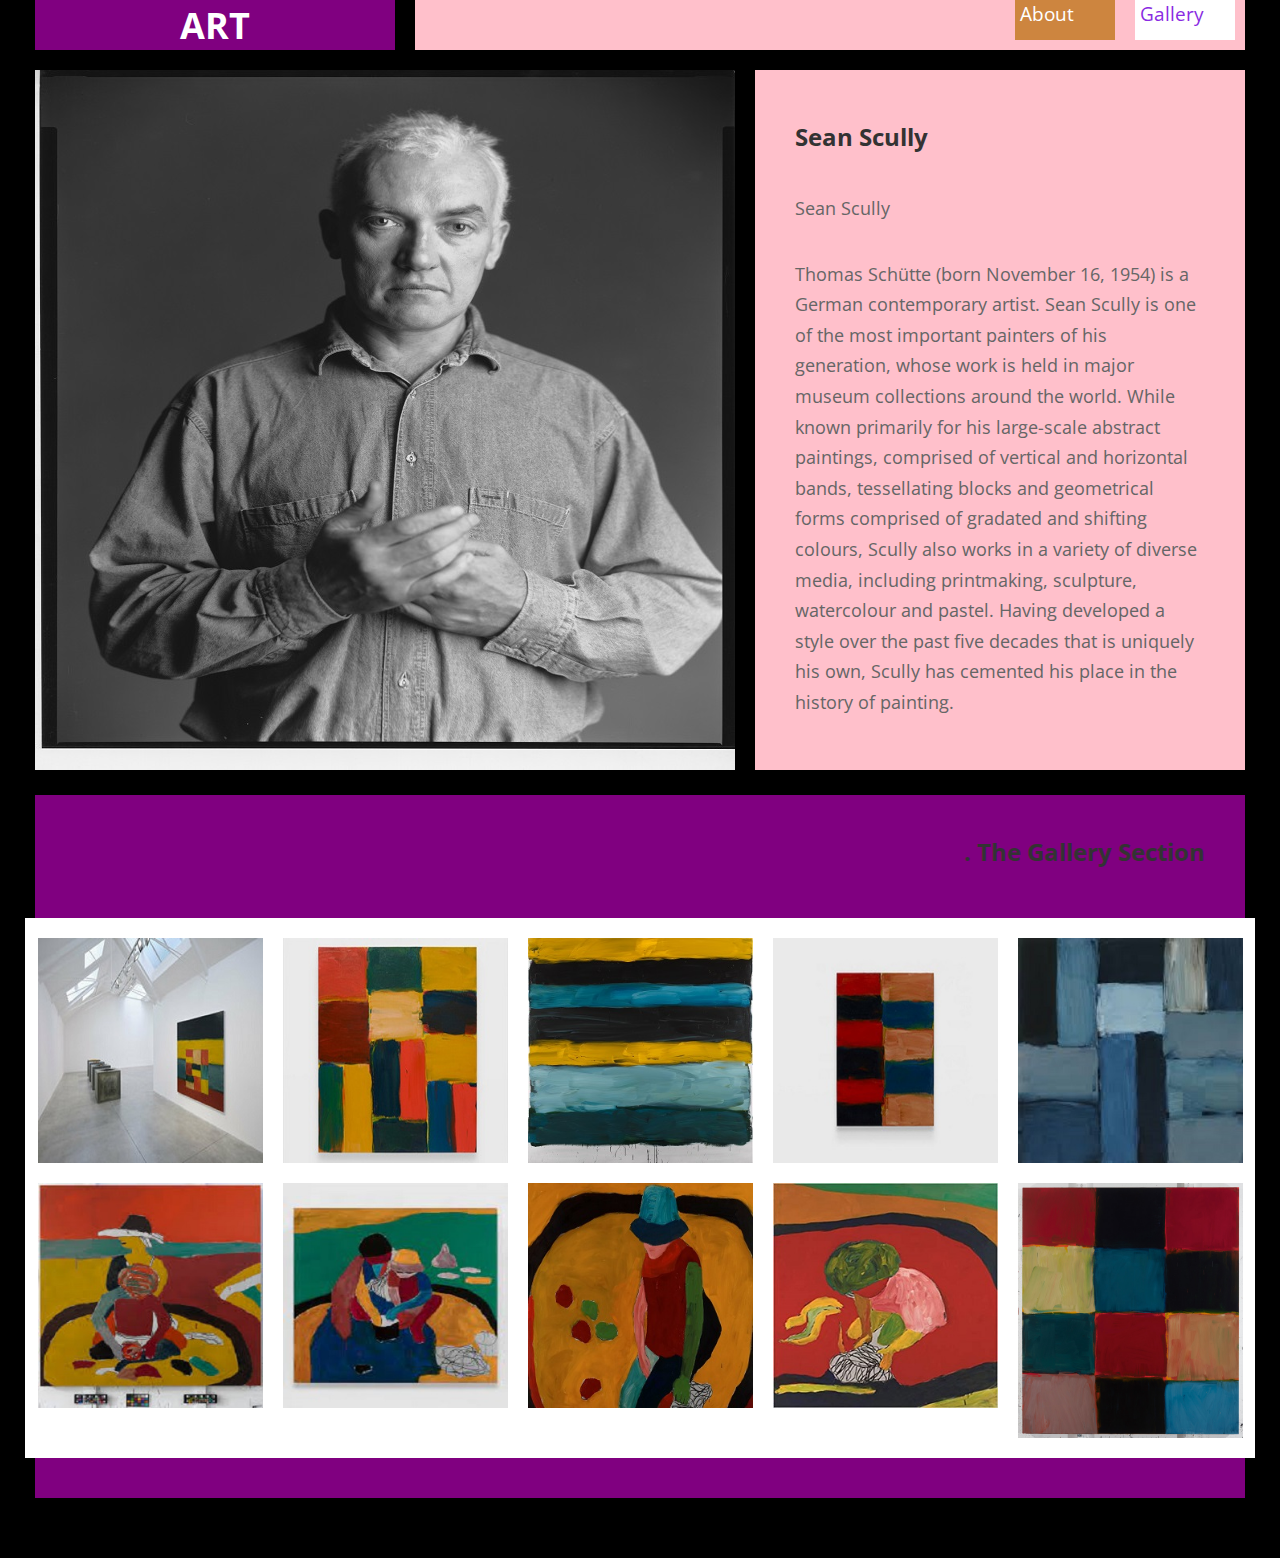
<file: art_gallery/scully.html>
<!DOCTYPE html>
<html lang="en">

<head>
    <meta charset="UTF-8">
    <meta name="viewport" content="width=device-width, initial-scale=1.0">
    <meta http-equiv="X-UA-Compatible" content="ie=edge">
    <link href="https://fonts.googleapis.com/css?family=Open+Sans:400" rel="stylesheet" />
    <link href="fontawesome/css/all.min.css" rel="stylesheet" />
    <link href="css/scully.css" rel="stylesheet" />
    <title>Scully</title>
<!--

Comparto TemplateMo

https://templatemo.com/tm-544-comparto

-->
</head>

<body>
    <!-- Back to top button -->
    <a id="button"><i class="fas fa-angle-up fa-2x"></i></a>
    <div class="container-fluid">
        <div class="tm-site-header tm-mb-1">
            <div class="tm-site-name-container tm-bg-color-1">
                <h1 class="tm-text-white">Art</h1>
            </div>
            <div class="tm-nav-container tm-bg-color-8">
                <nav class="tm-nav" id="tm-nav">
                    <ul>
                        <li class="tm-nav-item current">
                            <a href="#about" class="tm-nav-link">
                                <span class="tm-mb-1">.01</span>
                                <span>About</span>
                            </a>
                        </li>

                        <li class="tm-nav-item">
                            <a href="#gallery" class="tm-nav-link">
                                <span class="tm-mb-1">.03</span>
                                <span>Gallery</span>
                            </a>
                        </li>
                    </ul>
                </nav>
            </div>
        </div>
        <section class="tm-mb-1" id="about">
            <div class="tm-row tm-about-row">
                <div class="tm-section-1-l">
                    <img src="img/gallery/SCULLY.jpeg" alt="About image" class="tm-img-responsive">
                </div>
                <article class="tm-section-1-r tm-bg-color-8">
                    <h2 class="tm-mb-2 tm-title-color">Sean Scully</h2>
                    <p><a rel="nofollow" href="https://templatemo.com/tm-544-comparto" target="_parent">Sean Scully</a>                    <p>Thomas Schütte (born November 16, 1954) is a German contemporary artist. 
                        Sean Scully is one of the most important painters of his generation, whose work is held in major museum collections
                         around the world. While known primarily for his large-scale abstract paintings, 
                         comprised of vertical and horizontal bands, tessellating blocks and geometrical 
                         forms comprised of gradated and shifting colours, Scully also works in a variety of 
                         diverse media, including printmaking, sculpture, watercolour and pastel. Having developed
                          a style over the past five decades that is uniquely his own, Scully has cemented his place 
                          in the history of painting.  
                  </p>
                </article>
            </div>
        </section>
        
<section class="tm-bg-color-4 tm-mb-3 tm-gallery-section" id="gallery">
            <div class="tm-gallery-header">
                <h2 class="tm-mb-1 text-right">. The Gallery Section</h2>
                <ul class="tm-gallery-filter tabs clearfix filters-button-group">
                    <!-- <li><a role="button" href="#" class="active" data-filter="*">Show All</a></li>
                    . <li><a role="button" href="#" data-filter=".nature">Nature</a></li>
                    . <li><a role="button" href="#" data-filter=".animals">Animals</a></li>
                    . <li><a role="button" href="#" data-filter=".people">People</a></li> -->
                </ul>
            </div>
            <div class="tm-gallery-outer">
                <div class="tm-gallery" id="tm-gallery">
                    <div class="tm-gallery-item nature">
                        <figure class="effect-bubba">
                                
                            <img src="img/gallery/s1.jpeg" alt="Gallery item" class="tm-img-responsive" />
                            <figcaption>
                                <h2>Portals</h2>
                                
                                <a href="#">View more</a>
                            </figcaption>
                        </figure>
                    </div>
                    <div class="tm-gallery-item animals">
                        <figure class="effect-bubba">
                            <img src="img/gallery/s2.jpg" alt="Gallery item" class="tm-img-responsive" />
                            <figcaption>
                                <h2>Wall big and small</h2>
                                <a href="#">View more</a>
                            </figcaption>
                        </figure>
                    </div>
                    <div class="tm-gallery-item nature">
                        <figure class="effect-bubba">
                            <img src="img/gallery/s3.jpg" alt="Gallery item" class="tm-img-responsive" />
                            <figcaption>
                                <h2>Untitled</h2>
                                
                                <a href="#">View more</a>
                            </figcaption>
                        </figure>
                    </div>
                    <div class="tm-gallery-item nature">
                        <figure class="effect-bubba">
                            <img src="img/gallery/s4.jpg" alt="Gallery item" class="tm-img-responsive" />
                            <figcaption>
                                <h2>Untitled</h2>
                                <a href="#">View more</a>
                            </figcaption>
                        </figure>
                    </div>
                    <div class="tm-gallery-item animals">
                        <figure class="effect-bubba">
                            <img src="img/gallery/s5.jpg" alt="Gallery item" class="tm-img-responsive" />
                            <figcaption>
                                <h2>Landline</h2>
                                <a href="#">View more</a>
                            </figcaption>
                        </figure>
                    </div>
                    <div class="tm-gallery-item animals">
                        <figure class="effect-bubba">
                            <img src="img/gallery/s6.jpg" alt="Gallery item" class="tm-img-responsive" />
                            <figcaption>
                                <h2>Leap</h2>
                                <a href="#">View more</a>
                            </figcaption>
                        </figure>
                    </div>
                    <div class="tm-gallery-item peopl">
                        <figure class="effect-bubba">
                            <img src="img/gallery/s7.jpg" alt="Gallery item" class="tm-img-responsive" />
                            <figcaption>
                                <h2>Landline</h2>
                                <a href="#">View more</a>
                            </figcaption>
                        </figure>
                    </div>
                    <div class="tm-gallery-item people">
                        <figure class="effect-bubba">
                            <img src="img/gallery/s8.jpg" alt="Gallery item" class="tm-img-responsive" />
                            <figcaption>
                                <h2>Eleuthera</h2>
                                <a href="#">View more</a>
                            </figcaption>
                        </figure>
                    </div>
                    <div class="tm-gallery-item people">
                        <figure class="effect-bubba">
                            <img src="img/gallery/s9.jpg" alt="Gallery item" class="tm-img-responsive" />
                            <figcaption>
                                <h2>Hand signed</h2>
                                <a href="#">View more</a>
                            </figcaption>
                        </figure>
                    </div>
                    <div class="tm-gallery-item people">
                        <figure class="effect-bubba">
                            <img src="img/gallery/s12.jpg" alt="Gallery item" class="tm-img-responsive" />
                            <figcaption>
                                <h2>Sea star</h2>
                                <a href="#">View more</a>
                            </figcaption>
                        </figure>
                    </div>
                </div>
            </div>
        </section> <!-- Gallery -->

    <script src="js/jquery.min.js"></script> <!-- https://jquery.com/download/ -->
    <script src="js/imagesloaded.pkgd.min.js"></script> <!-- https://imagesloaded.desandro.com/ -->
    <script src="js/isotope.pkgd.min.js"></script> <!-- https://isotope.metafizzy.co/ -->
    <script src="js/jquery.singlePageNav.min.js"></script> <!-- https://github.com/ChrisWojcik/single-page-nav -->
    <script>

        // Scroll to Top button
        var btn = $('#button');

        $(window).scroll(function () {
            if ($(window).scrollTop() > 300) {
                btn.addClass('show');
            } else {
                btn.removeClass('show');
            }
        });

        btn.on('click', function (e) {
            e.preventDefault();
            $('html, body').animate({ scrollTop: 0 }, '300');
        });

        // DOM is ready
        $(function () {
            // Single Page Nav
            $('#tm-nav').singlePageNav({ speed: 600 });

            // Smooth Scroll (https://css-tricks.com/snippets/jquery/smooth-scrolling/)
            $('a[href*="#"]')
                // Remove links that don't actually link to anything
                .not('[href="#"]')
                .not('[href="#0"]')
                .click(function (event) {
                    // On-page links
                    if (
                        location.pathname.replace(/^\//, '') == this.pathname.replace(/^\//, '')
                        &&
                        location.hostname == this.hostname
                    ) {
                        // Figure out element to scroll to
                        var target = $(this.hash);
                        target = target.length ? target : $('[name=' + this.hash.slice(1) + ']');
                        // Does a scroll target exist?
                        if (target.length) {
                            // Only prevent default if animation is actually gonna happen
                            event.preventDefault();
                            $('html, body').animate({
                                scrollTop: target.offset().top
                            }, 600, function () {
                                // Callback after animation
                                // Must change focus!
                                var $target = $(target);
                                $target.focus();
                                if ($target.is(":focus")) { // Checking if the target was focused
                                    return false;
                                } else {
                                    $target.attr('tabindex', '-1'); // Adding tabindex for elements not focusable
                                    $target.focus(); // Set focus again
                                };
                            });
                        }
                    }
                });

            /* Isotope Gallery */

            // init isotope
            var $gallery = $(".tm-gallery").isotope({
                itemSelector: ".tm-gallery-item",
                layoutMode: "fitRows"
            });
            // layout Isotope after each image loads
            $gallery.imagesLoaded().progress(function () {
                $gallery.isotope("layout");
            });

            $(".filters-button-group").on("click", "a", function () {
                var filterValue = $(this).attr("data-filter");
                $gallery.isotope({ filter: filterValue });
            });

            $(".tabgroup > div").hide();
            $(".tabgroup > div:first-of-type").show();
            $(".tabs a").click(function (e) {
                e.preventDefault();
                var $this = $(this),
                    tabgroup = "#" + $this.parents(".tabs").data("tabgroup"),
                    others = $this
                        .closest("li")
                        .siblings()
                        .children("a"),
                    target = $this.attr("href");
                others.removeClass("active");
                $this.addClass("active");
            });
        });
    </script>
</body>
</html>
</file>
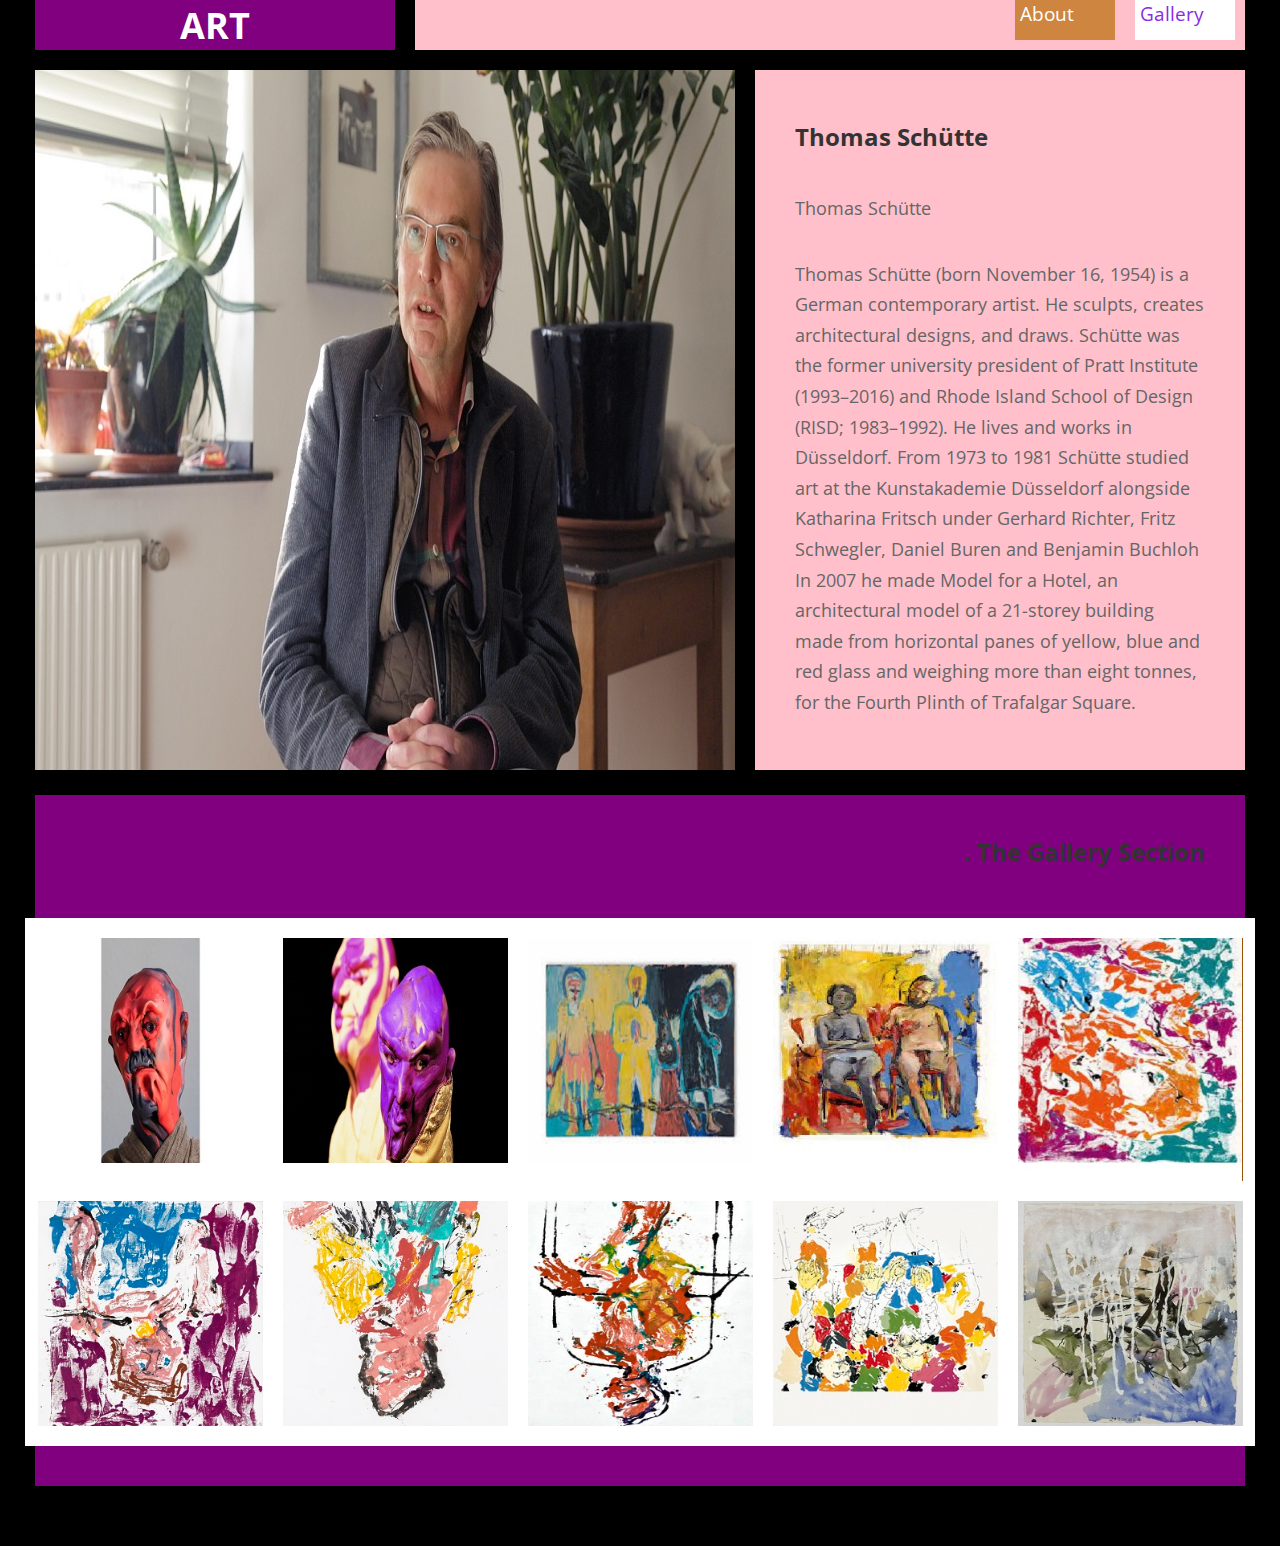
<file: art_gallery/thomas.html>
<!DOCTYPE html>
<html lang="en">

<head>
    <meta charset="UTF-8">
    <meta name="viewport" content="width=device-width, initial-scale=1.0">
    <meta http-equiv="X-UA-Compatible" content="ie=edge">
    <link href="https://fonts.googleapis.com/css?family=Open+Sans:400" rel="stylesheet" />
    <link href="fontawesome/css/all.min.css" rel="stylesheet" />
    <link href="css/thomas.css" rel="stylesheet" />
    <title>Thomas</title>
<!--

Comparto TemplateMo

https://templatemo.com/tm-544-comparto

-->
</head>

<body>
    <!-- Back to top button -->
    <a id="button"><i class="fas fa-angle-up fa-2x"></i></a>
    <div class="container-fluid">
        <div class="tm-site-header tm-mb-1">
            <div class="tm-site-name-container tm-bg-color-1">
                <h1 class="tm-text-white">Art</h1>
            </div>
            <div class="tm-nav-container tm-bg-color-8">
                <nav class="tm-nav" id="tm-nav">
                    <ul>
                        <li class="tm-nav-item current">
                            <a href="#about" class="tm-nav-link">
                                <span class="tm-mb-1">.01</span>
                                <span>About</span>
                            </a>
                        </li>

                        <li class="tm-nav-item">
                            <a href="#gallery" class="tm-nav-link">
                                <span class="tm-mb-1">.03</span>
                                <span>Gallery</span>
                            </a>
                        </li>
                    </ul>
                </nav>
            </div>
        </div>
        <section class="tm-mb-1" id="about">
            <div class="tm-row tm-about-row">
                <div class="tm-section-1-l">
                    <img src="img/gallery/tt.jpg" alt="About image" class="tm-img-responsive">
                </div>
                <article class="tm-section-1-r tm-bg-color-8">
                    <h2 class="tm-mb-2 tm-title-color">Thomas Schütte</h2>
                    <p><a rel="nofollow" href="https://templatemo.com/tm-544-comparto" target="_parent">Thomas Schütte</a> 
                     <p>Thomas Schütte (born November 16, 1954) is a German contemporary artist. 
                         He sculpts, creates architectural designs, and draws.
                          Schütte was the former university president of Pratt Institute (1993–2016) and 
                          Rhode Island School of Design (RISD; 1983–1992).
                           He lives and works in Düsseldorf.
                           From 1973 to 1981 Schütte studied art at the Kunstakademie Düsseldorf alongside Katharina
                            Fritsch under Gerhard Richter, Fritz Schwegler, Daniel Buren and Benjamin Buchloh
                            In 2007 he made Model for a Hotel, an architectural model of a 21-storey building made from horizontal panes of yellow, 
                            blue and red glass and weighing more than eight tonnes, for the Fourth Plinth of Trafalgar Square.


                  </p>
                </article>
            </div>
        </section>
        
<section class="tm-bg-color-4 tm-mb-3 tm-gallery-section" id="gallery">
            <div class="tm-gallery-header">
                <h2 class="tm-mb-1 text-right">. The Gallery Section</h2>
                <ul class="tm-gallery-filter tabs clearfix filters-button-group">
                    <!-- <li><a role="button" href="#" class="active" data-filter="*">Show All</a></li>
                    . <li><a role="button" href="#" data-filter=".nature">Nature</a></li>
                    . <li><a role="button" href="#" data-filter=".animals">Animals</a></li>
                    . <li><a role="button" href="#" data-filter=".people">People</a></li> -->
                </ul>
            </div>
            <div class="tm-gallery-outer">
                <div class="tm-gallery" id="tm-gallery">
                    <div class="tm-gallery-item nature">
                        <figure class="effect-bubba">
                                
                            <img src="img/gallery/t1.jpg" alt="Gallery item" class="tm-img-responsive" />
                            <figcaption>
                                <h2>Old friends revisted</h2>
                                
                                <a href="#">View more</a>
                            </figcaption>
                        </figure>
                    </div>
                    <div class="tm-gallery-item animals">
                        <figure class="effect-bubba">
                            <img src="img/gallery/t2.jpg" alt="Gallery item" class="tm-img-responsive" />
                            <figcaption>
                                <h2>Sammlung Geotz Munnich</h2>
                                <a href="#">View more</a>
                            </figcaption>
                        </figure>
                    </div>
                    <div class="tm-gallery-item nature">
                        <figure class="effect-bubba">
                            <img src="img/gallery/t3.jpg" alt="Gallery item" class="tm-img-responsive" />
                            <figcaption>
                                <h2>Untitled</h2>
                                
                                <a href="#">View more</a>
                            </figcaption>
                        </figure>
                    </div>
                    <div class="tm-gallery-item nature">
                        <figure class="effect-bubba">
                            <img src="img/gallery/t4.jpg" alt="Gallery item" class="tm-img-responsive" />
                            <figcaption>
                                <h2>Chance and Disorder</h2>
                                <a href="#">View more</a>
                            </figcaption>
                        </figure>
                    </div>
                    <div class="tm-gallery-item animals">
                        <figure class="effect-bubba">
                            <img src="img/gallery/t5.jpg" alt="Gallery item" class="tm-img-responsive" />
                            <figcaption>
                                <h2>Palazzo</h2>
                                <a href="#">View more</a>
                            </figcaption>
                        </figure>
                    </div>
                    <div class="tm-gallery-item animals">
                        <figure class="effect-bubba">
                            <img src="img/gallery/t6.jpg" alt="Gallery item" class="tm-img-responsive" />
                            <figcaption>
                                <h2>Untitled</h2>
                                <a href="#">View more</a>
                            </figcaption>
                        </figure>
                    </div>
                    <div class="tm-gallery-item peopl">
                        <figure class="effect-bubba">
                            <img src="img/gallery/t7.jpg" alt="Gallery item" class="tm-img-responsive" />
                            <figcaption>
                                <h2>Vanille</h2>
                                <a href="#">View more</a>
                            </figcaption>
                        </figure>
                    </div>
                    <div class="tm-gallery-item people">
                        <figure class="effect-bubba">
                            <img src="img/gallery/t8.jpeg" alt="Gallery item" class="tm-img-responsive" />
                            <figcaption>
                                <h2>Thaddaeus Ropac</h2>
                                <a href="#">View more</a>
                            </figcaption>
                        </figure>
                    </div>
                    <div class="tm-gallery-item people">
                        <figure class="effect-bubba">
                            <img src="img/gallery/t9.jpg" alt="Gallery item" class="tm-img-responsive" />
                            <figcaption>
                                <h2>Stories of history</h2>
                                <a href="#">View more</a>
                            </figcaption>
                        </figure>
                    </div>
                    <div class="tm-gallery-item people">
                        <figure class="effect-bubba">
                            <img src="img/gallery/t10.jpg" alt="Gallery item" class="tm-img-responsive" />
                            <figcaption>
                                <h2>Artmap</h2>
                                <a href="#">View more</a>
                            </figcaption>
                        </figure>
                    </div>
                </div>
            </div>
        </section> <!-- Gallery -->

    <script src="js/jquery.min.js"></script> <!-- https://jquery.com/download/ -->
    <script src="js/imagesloaded.pkgd.min.js"></script> <!-- https://imagesloaded.desandro.com/ -->
    <script src="js/isotope.pkgd.min.js"></script> <!-- https://isotope.metafizzy.co/ -->
    <script src="js/jquery.singlePageNav.min.js"></script> <!-- https://github.com/ChrisWojcik/single-page-nav -->
    <script>

        // Scroll to Top button
        var btn = $('#button');

        $(window).scroll(function () {
            if ($(window).scrollTop() > 300) {
                btn.addClass('show');
            } else {
                btn.removeClass('show');
            }
        });

        btn.on('click', function (e) {
            e.preventDefault();
            $('html, body').animate({ scrollTop: 0 }, '300');
        });

        // DOM is ready
        $(function () {
            // Single Page Nav
            $('#tm-nav').singlePageNav({ speed: 600 });

            // Smooth Scroll (https://css-tricks.com/snippets/jquery/smooth-scrolling/)
            $('a[href*="#"]')
                // Remove links that don't actually link to anything
                .not('[href="#"]')
                .not('[href="#0"]')
                .click(function (event) {
                    // On-page links
                    if (
                        location.pathname.replace(/^\//, '') == this.pathname.replace(/^\//, '')
                        &&
                        location.hostname == this.hostname
                    ) {
                        // Figure out element to scroll to
                        var target = $(this.hash);
                        target = target.length ? target : $('[name=' + this.hash.slice(1) + ']');
                        // Does a scroll target exist?
                        if (target.length) {
                            // Only prevent default if animation is actually gonna happen
                            event.preventDefault();
                            $('html, body').animate({
                                scrollTop: target.offset().top
                            }, 600, function () {
                                // Callback after animation
                                // Must change focus!
                                var $target = $(target);
                                $target.focus();
                                if ($target.is(":focus")) { // Checking if the target was focused
                                    return false;
                                } else {
                                    $target.attr('tabindex', '-1'); // Adding tabindex for elements not focusable
                                    $target.focus(); // Set focus again
                                };
                            });
                        }
                    }
                });

            /* Isotope Gallery */

            // init isotope
            var $gallery = $(".tm-gallery").isotope({
                itemSelector: ".tm-gallery-item",
                layoutMode: "fitRows"
            });
            // layout Isotope after each image loads
            $gallery.imagesLoaded().progress(function () {
                $gallery.isotope("layout");
            });

            $(".filters-button-group").on("click", "a", function () {
                var filterValue = $(this).attr("data-filter");
                $gallery.isotope({ filter: filterValue });
            });

            $(".tabgroup > div").hide();
            $(".tabgroup > div:first-of-type").show();
            $(".tabs a").click(function (e) {
                e.preventDefault();
                var $this = $(this),
                    tabgroup = "#" + $this.parents(".tabs").data("tabgroup"),
                    others = $this
                        .closest("li")
                        .siblings()
                        .children("a"),
                    target = $this.attr("href");
                others.removeClass("active");
                $this.addClass("active");
            });
        });
    </script>
</body>
</html>
</file>
<file: art_gallery/css/templatemo-comparto.css>
/*

Comparto TemplateMo

https://templatemo.com/tm-544-comparto


Color Codes
------------
Purple: #9999CC
Pink: #CC9999
Grey: #666666
Sky Blue: #99CCFF
Green: #99CC99
Light Grey: #F2F2F2
Text Color: #666

*/

*,
*::before,
*::after {
  box-sizing: border-box;
  outline: none;
}

ul,
h1,
h2,
h3,
h4,
p,
figure {
  padding: 0;
  margin: 0;
}

body {
  font-family: "Open Sans", Arial, sans-serif;
  font-size: 18px;
  overflow-x: hidden;
  padding-left: 15px;
  padding-right: 15px;
  margin: 0;
  background-color: black;
}

h2 {
  font-size: 1.5rem;
}

a {
  transition: all 0.3s ease;
  text-decoration: none;
}

a:hover {
  text-decoration: none;
}
button:focus {
  outline: none;
}
p {
  color: #666;
  line-height: 1.7;
  margin-bottom: 35px;
}

h1,
h2,
h3,
h4,
h5,
h6 {
  color: #333;
}

.container-fluid {
  max-width: 1210px;
  margin-left: auto;
  margin-right: auto;
}

.tm-mb-0 {
  margin-bottom: 0;
}
.tm-mb-1 {
  margin-bottom: 20px;
}
.tm-mb-2 {
  margin-bottom: 40px;
}
.tm-mb-3 {
  margin-bottom: 60px;
}
.tm-mb-4 {
  margin-bottom: 30px;
}
.tm-bg-color-1 {
  background-color: purple;
}
.tm-bg-color-2 {
  background-color: purple;
}
.tm-bg-color-3 {
  background-color: purple;
}
.tm-bg-color-4 {
  background-color: purple;
}
.tm-bg-color-5 {
  background-color: purple;
}
.tm-bg-color-6 {
  background-color: purple;
}
.tm-bg-color-7 {
  background-color: purple;
}
.tm-bg-color-8 {
  background-color: pink;
} /* Nav background */
.tm-bg-color-white {
  background-color: white;
}
.tm-text-color-1 {
  color: pink;
}
.tm-text-color-2 {
  color: black;
}
.tm-text-white {
  color: #fff;
}
.text-center {
  text-align: justify;
}

.tm-site-header {
  display: flex;
  flex-direction: row;
  align-items: center;
  justify-content: space-between;
  height: 50px;
}

.tm-site-name-container {
  width: 29.752%;
  min-width: 300px;
  margin-right: 20px;
  height: 100%;
  display: flex;
  align-items: center;
  justify-content: center;
  text-transform: uppercase;
}

.tm-nav-container {
  display: flex;
  align-items: flex-end;
  justify-content: flex-end;
  width: 68.595%;
  height: 100%;
  padding: 10px;
}

.tm-nav-item {
  list-style: none;
  display: inline-block;
  width: 100px;
  height: 100px;
  margin-right: 15px;
  background-color: white;
}

.tm-nav-item:last-child {
  margin-right: 0;
}

@media (max-width: 899px) {
  .tm-site-header {
    height: auto;
    flex-direction: column;
  }
  .tm-site-name-container,
  .tm-nav-container {
    width: 100%;
  }

  .tm-site-name-container {
    margin-right: 0;
    padding: 30px;
  }
}

@media (max-width: 600px) {
  .tm-nav-item {
    margin: 10px;
  }
  .tm-nav-item:last-child {
    margin-right: 10px;
  }

  .tm-nav ul {
    display: flex;
    flex-wrap: wrap;
    align-items: flex-end;
    justify-content: flex-end;
  }
}

.tm-nav-link {
  color: blueviolet;
  width: 100%;
  height: 100%;
  display: flex;
  flex-direction: column;
  justify-content: center;
  padding-left: 5%;
  font-size: 1.2rem;
}

.tm-nav-item.current .tm-nav-link,
.tm-nav-link:hover {
  color: white;
  background-color: peru;
}

@media (max-width: 1033px) {
  .tm-nav-item {
    width: 120px;
    height: 120px;
  }

  .tm-nav-link {
    padding-left: 20px;
  }
}

.tm-img-responsive {
  max-width: 100%;
  height: auto;
}

.tm-section-1-l {
  width: 57.85%;
  margin-right: 1.65%;
}

.tm-section-1-r {
  padding: 50px 40px;
  width: 40.5%;
}

.tm-row {
  display: flex;
}

.tm-btn {
  display: inline-block;
  padding: 15px 40px;
  font-size: 1.1rem;
  border: none;
  background-color: #cc9999;
  color: white;
}

.tm-btn:hover {
  color: white;
  background-color: #875959;
}

.tm-social-row {
  padding: 70px;
}
.tm-icon {
  width: 33.3334%;
}

.tm-icon-inner {
  max-width: 250px;
  margin-left: auto;
  margin-right: auto;
  text-align: center;
}

.tm-icon-inner > a > * {
  color: white;
}
.tm-icon-inner h3 {
  line-height: 1.7;
}

.tm-section-2-l {
  width: 40.5%;
  margin-right: 1.65%;
}

.tm-section-2-r {
  width: 57.85%;
}
.tm-box-pad {
  padding: 40px 50px;
}

.tm-em-box {
  display: flex;
  flex-direction: column;
  align-items: center;
  padding: 65px 60px 45px;
}

.tm-em-box p {
  font-style: italic;
  line-height: 2;
  max-width: 370px;
}

.tm-btn-2 {
  background-color: #666768;
}

.tm-btn-2:hover {
  color: white;
  background-color: #989a9b;
}

.tm-btn-3 {
  background-color: #99cc99;
}
.tm-btn-3:hover {
  background-color: #547d54;
}

.clearfix::after {
  display: block;
  clear: both;
  content: "";
}

/* Gallery */
.tm-gallery-header {
  padding: 40px 40px 30px;
}
.text-right {
  text-align: right;
}

.tm-gallery-filter {
  text-align: center;
  list-style: none;
}

.tm-gallery-filter > li {
  display: inline-block;
}

.tm-gallery-filter > li > a {
  display: block;
  margin: 5px;
  color: #333;
}

.tm-gallery-filter > li > a.active,
.tm-gallery-filter > li > a:hover {
  color: #fff;
}

.tm-gallery-section {
  padding-bottom: 40px;
}

.tm-gallery-outer {
  margin-left: -10px;
  margin-right: -10px;
  background-color: white;
}

.tm-gallery {
  padding-top: 10px;
  padding-bottom: 10px;
  margin: 0 auto 0;
  max-width: 1225px;
}

.tm-gallery-item {
  padding: 10px;
  width: 20%;
}

@media (max-width: 1200px) {
  .tm-gallery {
    max-width: 1200px;
  }
  .tm-gallery-item {
    width: 25%;
  }
}

/* 
  Gallery Item Hover Effect
  https://tympanus.net/codrops/2014/06/19/ideas-for-subtle-hover-effects/
*/

/* Common style */
.tm-gallery-item figure {
  position: relative;
  float: left;
  overflow: hidden;
  margin-bottom: 0;
  background: purple;
  text-align: center;
  cursor: pointer;
}

.tm-gallery-item figure img {
  position: relative;
  display: block;
  min-height: 100%;
  max-width: 100%;
  opacity: 0.8;
}

.tm-gallery-item figure figcaption {
  padding: 1rem;
  color: #fff;
  text-transform: uppercase;
  font-size: 1.25em;
  -webkit-backface-visibility: hidden;
  backface-visibility: hidden;
}

.tm-gallery-item figure figcaption::before,
.tm-gallery-item figure figcaption::after {
  pointer-events: none;
}

.tm-gallery-item figure figcaption,
.tm-gallery-item figure figcaption > a {
  position: absolute;
  top: 0;
  left: 0;
  width: 100%;
  height: 100%;
}

/* Anchor will cover the whole item by default */
/* For some effects it will show as a button */
.tm-gallery-item figure figcaption > a {
  z-index: 1000;
  text-indent: 200%;
  white-space: nowrap;
  font-size: 0;
  opacity: 0;
}

.tm-gallery-item figure h2 {
  word-spacing: -0.15em;
  font-weight: 300;
  color: white;
}

.tm-gallery-item figure h2 span {
  font-weight: 800;
}

.tm-gallery-item figure h2,
.tm-gallery-item figure p {
  margin: 0;
}

.tm-gallery-item figure p {
  letter-spacing: 1px;
  font-size: 68.5%;
}

/*---------------*/
/***** Bubba *****/
/*---------------*/

figure.effect-bubba {
  background: #9e5406;
}

figure.effect-bubba img {
  opacity: 1;
  -webkit-transition: opacity 0.35s;
  transition: opacity 0.35s;
}

figure.effect-bubba:hover img {
  opacity: 0.4;
}

figure.effect-bubba figcaption::before,
figure.effect-bubba figcaption::after {
  position: absolute;
  top: 15px;
  right: 15px;
  bottom: 15px;
  left: 15px;
  content: "";
  opacity: 0;
  -webkit-transition: opacity 0.35s, -webkit-transform 0.35s;
  transition: opacity 0.35s, transform 0.35s;
}

figure.effect-bubba figcaption::before {
  border-top: 1px solid #fff;
  border-bottom: 1px solid #fff;
  -webkit-transform: scale(0, 1);
  transform: scale(0, 1);
}

figure.effect-bubba figcaption::after {
  border-right: 1px solid #fff;
  border-left: 1px solid #fff;
  -webkit-transform: scale(1, 0);
  transform: scale(1, 0);
}

figure.effect-bubba h2 {
  font-size: 1.5rem;
  padding-top: 20%;
  opacity: 0;
  -webkit-transition: -webkit-transform 0.35s;
  transition: transform 0.35s;
  -webkit-transform: translate3d(0, -20px, 0);
  transform: translate3d(0, -20px, 0);
}

figure.effect-bubba p {
  color: white;
  width: 100%;
  padding: 10px;
  opacity: 0;
  -webkit-transition: opacity 0.35s, -webkit-transform 0.35s;
  transition: opacity 0.35s, transform 0.35s;
  -webkit-transform: translate3d(0, 20px, 0);
  transform: translate3d(0, 20px, 0);
}

figure.effect-bubba:hover figcaption::before,
figure.effect-bubba:hover figcaption::after {
  opacity: 1;
  -webkit-transform: scale(1);
  transform: scale(1);
}

figure.effect-bubba:hover h2,
figure.effect-bubba:hover p {
  opacity: 1;
  -webkit-transform: translate3d(0, 0, 0);
  transform: translate3d(0, 0, 0);
}

@media (max-width: 900px) {
  .tm-gallery {
    max-width: 900px;
  }
  .tm-gallery-item {
    width: 33.3334%;
  }
}

@media (max-width: 620px) {
  .tm-gallery {
    max-width: 600px;
  }
  .tm-gallery-item {
    width: 50%;
  }
}

@media (max-width: 400px) {
  .tm-gallery {
    max-width: 280px;
  }
  .tm-gallery-item {
    width: 100%;
  }
}

/* Contact */
.tm-contact-title {
  padding-top: 55px;
  padding-bottom: 60px;
  text-align: center;
}

#contact {
  padding-bottom: 40px;
}

.tm-contact-main {
  padding-top: 20px;
  padding-bottom: 20px;
  display: flex;
}

.map-outer {
  position: relative;
  text-align: right;
  min-height: 400px;
  width: 35%;
  height: 100%;
  padding-right: 10px;
}

.gmap-canvas {
  overflow: hidden;
  background: none !important;
  min-height: 400px;
  width: 100%;
}

.contact-form-outer {
  width: 37%;
}
.contact-info-outer {
  width: 28%;
}

.contact-form-outer {
  padding-left: 10px;
  padding-right: 10px;
}

.contact-info-outer {
  padding-left: 10px;
}

.contact-info {
  padding: 45px 40px;
  height: 100%;
}

#contact-form {
  height: 100%;
  padding: 35px 65px;
}

@media (max-width: 440px) {
  #contact-form {
    padding: 35px;
  }
}

.form-group {
  margin-bottom: 25px;
}

.form-control {
  display: block;
  width: 100%;
  padding: 10px 0;
  font-family: "Open Sans", Arial, sans-serif;
  font-size: 1rem;
  font-weight: 400;
  line-height: 1.5;
  color: #495057;
  background-color: transparent;
  background-clip: padding-box;
  border: none;
  border-bottom: 1px solid #999a9b;
  transition: border-color 0.15s ease-in-out, box-shadow 0.15s ease-in-out;
}

.ml-auto {
  margin-left: auto;
  display: block;
}

a {
  color: #666;
}
a:hover {
  color: #cc9999;
}
button:hover {
  cursor: pointer;
}

.tm-social-link {
  width: 40px;
  height: 40px;
  background-color: #ddd;
  display: inline-block;
  margin: 8px;
}

.tm-social-icon {
  display: flex;
  align-items: center;
  justify-content: center;
  width: 100%;
  height: 100%;
}

@media (max-width: 992px) {
  .tm-section-1-l,
  .tm-section-1-r,
  .tm-section-2-l,
  .tm-section-2-r {
    width: 100%;
  }

  .tm-section-1-l {
    margin-bottom: 20px;
    margin-right: 0;
    text-align: center;
  }

  .tm-section-2-l {
    margin-bottom: 20px;
  }
  .tm-section-2-r {
    text-align: center;
  }

  .tm-section-1-r,
  .tm-section-2-l {
    max-width: 700px;
    margin-left: auto;
    margin-right: auto;
  }

  .tm-about-row,
  .tm-services-row {
    flex-direction: column;
  }

  .tm-social-row {
    padding: 70px 30px;
  }
}

@media (max-width: 800px) {
  .tm-social-row {
    flex-direction: column;
  }
  .tm-icon {
    width: 100%;
  }
  .tm-icon-inner {
    padding: 30px;
  }
}

@media (min-width: 1240px) {
  .tm-section-1-r {
    max-height: 700px;
  }
}

@media (max-width: 1145px) {
  .map-outer,
  .contact-form-outer,
  .contact-info-outer {
    width: 100%;
    padding: 0;
  }

  .map-outer,
  .contact-form-outer {
    margin-bottom: 20px;
  }

  .tm-contact-main {
    flex-direction: column;
  }
}

/* https://codepen.io/matthewcain/pen/ZepbeR */
#button {
  padding-top: 1px;
  display: inline-block;
  color: #fff;
  background-color: rgba(0, 0, 0, 0.5);
  width: 40px;
  height: 40px;
  text-align: center;
  border-radius: 4px;
  position: fixed;
  bottom: 30px;
  right: 30px;
  transition: background-color 0.3s, opacity 0.5s, visibility 0.5s;
  opacity: 0;
  visibility: hidden;
  z-index: 1000;
}
#button:hover {
  cursor: pointer;
  background-color: #333;
}
#button:active {
  background-color: #555;
}
#button.show {
  opacity: 1;
  visibility: visible;
}
</file>
<file: art_gallery/css/artist.css.css>
/********** Template CSS **********/
body {
  background-color: black;
}
:root {
  --primary: brown;
  --light: white;
  --dark: purple;
}

.fw-medium {
  font-weight: 500 !important;
}

.fw-bold {
  font-weight: 700 !important;
}

.fw-black {
  font-weight: 900 !important;
}

.back-to-top {
  position: fixed;
  display: none;
  right: 45px;
  bottom: 45px;
  z-index: 99;
}

/*** Spinner ***/
#spinner {
  opacity: 0;
  visibility: hidden;
  transition: opacity 0.5s ease-out, visibility 0s linear 0.5s;
  z-index: 99999;
}

#spinner.show {
  transition: opacity 0.5s ease-out, visibility 0s linear 0s;
  visibility: visible;
  opacity: 1;
}

/*** Button ***/
.btn {
  font-weight: 500;
  transition: 0.5s;
}

.btn.btn-primary,
.btn.btn-secondary {
  color: #ffffff;
}

.btn-square {
  width: 38px;
  height: 38px;
}

.btn-sm-square {
  width: 32px;
  height: 32px;
}

.btn-lg-square {
  width: 48px;
  height: 48px;
}

.btn-square,
.btn-sm-square,
.btn-lg-square {
  padding: 0;
  display: flex;
  align-items: center;
  justify-content: center;
  font-weight: normal;
}

/*** Navbar ***/
.navbar .dropdown-toggle::after {
  border: none;
  content: "\f107";
  font-family: "Font Awesome 5 Free";
  font-weight: 900;
  vertical-align: middle;
  margin-left: 8px;
}

.navbar-light .navbar-nav .nav-link {
  margin-right: 30px;
  padding: 25px 0;
  color: #ffffff;
  font-size: 15px;
  font-weight: 500;
  text-transform: uppercase;
  outline: none;
}

.navbar-light .navbar-nav .nav-link:hover,
.navbar-light .navbar-nav .nav-link.active {
  color: var(--primary);
}

@media (max-width: 991.98px) {
  .navbar-light .navbar-nav .nav-link {
    margin-right: 0;
    padding: 10px 0;
  }

  .navbar-light .navbar-nav {
    border-top: 1px solid #eeeeee;
  }
}

.navbar-light .navbar-brand,
.navbar-light a.btn {
  height: 75px;
}

.navbar-light .navbar-nav .nav-link {
  color: var(--dark);
  font-weight: 500;
}

.navbar-light.sticky-top {
  top: -100px;
  transition: 0.5s;
}

@media (min-width: 992px) {
  .navbar .nav-item .dropdown-menu {
    display: block;
    border: none;
    margin-top: 0;
    top: 150%;
    opacity: 0;
    visibility: hidden;
    transition: 0.5s;
  }

  .navbar .nav-item:hover .dropdown-menu {
    top: 100%;
    visibility: visible;
    transition: 0.5s;
    opacity: 1;
  }
}

/*** Header ***/
@media (max-width: 768px) {
  .header-carousel .owl-carousel-item {
    position: relative;
    min-height: 500px;
  }

  .header-carousel .owl-carousel-item img {
    position: absolute;
    width: 100%;
    height: 100%;
    object-fit: cover;
  }

  .header-carousel .owl-carousel-item h5,
  .header-carousel .owl-carousel-item p {
    font-size: 14px !important;
    font-weight: 400 !important;
  }

  .header-carousel .owl-carousel-item h1 {
    font-size: 30px;
    font-weight: 600;
  }
}

.header-carousel .owl-nav {
  position: absolute;
  width: 200px;
  height: 45px;
  bottom: 30px;
  left: 50%;
  transform: translateX(-50%);
  display: flex;
  justify-content: space-between;
}

.header-carousel .owl-nav .owl-prev,
.header-carousel .owl-nav .owl-next {
  width: 45px;
  height: 45px;
  display: flex;
  align-items: center;
  justify-content: center;
  color: #ffffff;
  background: transparent;
  border: 1px solid #ffffff;
  font-size: 22px;
  transition: 0.5s;
}

.header-carousel .owl-nav .owl-prev:hover,
.header-carousel .owl-nav .owl-next:hover {
  background: var(--primary);
  border-color: var(--primary);
}

.header-carousel .owl-dots {
  position: absolute;
  height: 45px;
  bottom: 30px;
  left: 50%;
  transform: translateX(-50%);
  display: flex;
  align-items: center;
  justify-content: center;
}

.header-carousel .owl-dot {
  position: relative;
  display: inline-block;
  margin: 0 5px;
  width: 15px;
  height: 15px;
  background: transparent;
  border: 1px solid #ffffff;
  transition: 0.5s;
}

.header-carousel .owl-dot::after {
  position: absolute;
  content: "";
  width: 5px;
  height: 5px;
  top: 4px;
  left: 4px;
  background: transparent;
  border: 1px solid #ffffff;
}

.header-carousel .owl-dot.active {
  background: var(--primary);
  border-color: var(--primary);
}

.page-header {
  background: linear-gradient(rgba(53, 53, 53, 0.7), rgba(53, 53, 53, 0.7)),
    url(../img/carousel-1.jpg) center center no-repeat;
  background-size: cover;
}

.breadcrumb-item + .breadcrumb-item::before {
  color: var(--light);
}

/*** Section Title ***/
.section-title h1 {
  position: relative;
  display: inline-block;
  padding: 0 60px;
}

.section-title.text-start h1 {
  padding-left: 0;
}

.section-title h1::before,
.section-title h1::after {
  position: absolute;
  content: "";
  width: 45px;
  height: 5px;
  bottom: 0;
  background: var(--dark);
}

.section-title h1::before {
  left: 0;
}

.section-title h1::after {
  right: 0;
}

.section-title.text-start h1::before {
  display: none;
}

/*** About ***/
@media (min-width: 992px) {
  .container.about {
    max-width: 100% !important;
  }

  .about-text {
    padding-right: calc(((100% - 960px) / 2) + 0.75rem);
  }
}

@media (min-width: 1200px) {
  .about-text {
    padding-right: calc(((100% - 1140px) / 2) + 0.75rem);
  }
}

@media (min-width: 1400px) {
  .about-text {
    padding-right: calc(((100% - 1320px) / 2) + 0.75rem);
  }
}

/*** Service ***/
.service-item img {
  transition: 0.5s;
}

.service-item:hover img {
  transform: scale(1.1);
}

/*** Feature ***/
@media (min-width: 992px) {
  .container.feature {
    max-width: 100% !important;
  }

  .feature-text {
    padding-left: calc(((100% - 960px) / 2) + 0.75rem);
  }
}

@media (min-width: 1200px) {
  .feature-text {
    padding-left: calc(((100% - 1140px) / 2) + 0.75rem);
  }
}

@media (min-width: 1400px) {
  .feature-text {
    padding-left: calc(((100% - 1320px) / 2) + 0.75rem);
  }
}

/*** Project Portfolio ***/
#portfolio-flters li {
  display: inline-block;
  font-weight: 500;
  color: var(--primary);
  cursor: pointer;
  transition: 0.5s;
  border-bottom: 2px solid transparent;
}

#portfolio-flters li:hover,
#portfolio-flters li.active {
  color: var(--primary);
  border-color: purple;
}

.portfolio-item img {
  transition: 0.5s;
}

.portfolio-item:hover img {
  transform: scale(1.1);
}
.container .portfolio-item .portfolio-overlay {
  position: absolute;
  display: flex;
  align-items: center;
  justify-content: center;
  width: 0;
  height: 0;
  bottom: 0;
  left: 50%;
  background: rgba(53, 53, 53, 0.7);
  transition: 0.5s;
}

.portfolio-item:hover .portfolio-overlay {
  width: 100%;
  height: 100%;
  left: 0;
}

.portfolio-item .portfolio-overlay .btn {
  opacity: 0;
}

.portfolio-item:hover .portfolio-overlay .btn {
  opacity: 1;
}

/*** Quote ***/
@media (min-width: 992px) {
  .container.quote {
    max-width: 100% !important;
  }

  .quote-text {
    padding-right: calc(((100% - 960px) / 2) + 0.75rem);
  }
}

@media (min-width: 1200px) {
  .quote-text {
    padding-right: calc(((100% - 1140px) / 2) + 0.75rem);
  }
}

@media (min-width: 1400px) {
  .quote-text {
    padding-right: calc(((100% - 1320px) / 2) + 0.75rem);
  }
}

/*** Team ***/
.team-item img {
  transition: 0.5s;
}

.team-item:hover img {
  transform: scale(1.1);
}

.team-item .team-social {
  position: absolute;
  width: 38px;
  top: 50%;
  left: -38px;
  transform: translateY(-50%);
  display: flex;
  flex-direction: column;
  background: #ffffff;
  transition: 0.5s;
}

.team-item .team-social .btn {
  color: var(--primary);
  background: #ffffff;
}

.team-item .team-social .btn:hover {
  color: #ffffff;
  background: var(--primary);
}

.team-item:hover .team-social {
  left: 0;
}

/*** Testimonial ***/
.testimonial-carousel::before {
  position: absolute;
  content: "";
  top: 0;
  left: 0;
  height: 100%;
  width: 0;
  background: linear-gradient(
    to right,
    rgba(255, 255, 255, 1) 0%,
    rgba(255, 255, 255, 0) 100%
  );
  z-index: 1;
}

.testimonial-carousel::after {
  position: absolute;
  content: "";
  top: 0;
  right: 0;
  height: 100%;
  width: 0;
  background: linear-gradient(
    to left,
    rgba(255, 255, 255, 1) 0%,
    rgba(255, 255, 255, 0) 100%
  );
  z-index: 1;
}

@media (min-width: 768px) {
  .testimonial-carousel::before,
  .testimonial-carousel::after {
    width: 200px;
  }
}

@media (min-width: 992px) {
  .testimonial-carousel::before,
  .testimonial-carousel::after {
    width: 300px;
  }
}

.testimonial-carousel .owl-item .testimonial-text {
  border: 5px solid var(--light);
  transform: scale(0.8);
  transition: 0.5s;
}

.testimonial-carousel .owl-item.center .testimonial-text {
  transform: scale(1);
}

.testimonial-carousel .owl-nav {
  position: absolute;
  width: 350px;
  top: 10px;
  left: 50%;
  transform: translateX(-50%);
  display: flex;
  justify-content: space-between;
  opacity: 0;
  transition: 0.5s;
  z-index: 1;
}

.testimonial-carousel:hover .owl-nav {
  width: 300px;
  opacity: 1;
}

.testimonial-carousel .owl-nav .owl-prev,
.testimonial-carousel .owl-nav .owl-next {
  position: relative;
  color: var(--primary);
  font-size: 45px;
  transition: 0.5s;
}

.testimonial-carousel .owl-nav .owl-prev:hover,
.testimonial-carousel .owl-nav .owl-next:hover {
  color: var(--dark);
}

/*** Contact ***/
@media (min-width: 992px) {
  .container.contact {
    max-width: 100% !important;
  }

  .contact-text {
    padding-left: calc(((100% - 960px) / 2) + 0.75rem);
  }
}

@media (min-width: 1200px) {
  .contact-text {
    padding-left: calc(((100% - 1140px) / 2) + 0.75rem);
  }
}

@media (min-width: 1400px) {
  .contact-text {
    padding-left: calc(((100% - 1320px) / 2) + 0.75rem);
  }
}

/*** Footer ***/
.footer {
  background: linear-gradient(rgba(53, 53, 53, 0.7), rgba(53, 53, 53, 0.7)),
    url(../img/footer.jpg) center center no-repeat;
  background-size: cover;
}

.footer .btn.btn-social {
  margin-right: 5px;
  width: 35px;
  height: 35px;
  display: flex;
  align-items: center;
  justify-content: center;
  color: var(--light);
  border: 1px solid #ffffff;
  transition: 0.3s;
}

.footer .btn.btn-social:hover {
  color: var(--primary);
}

.footer .btn.btn-link {
  display: block;
  margin-bottom: 5px;
  padding: 0;
  text-align: left;
  color: #ffffff;
  font-size: 15px;
  font-weight: normal;
  text-transform: capitalize;
  transition: 0.3s;
}

.footer .btn.btn-link::before {
  position: relative;
  content: "\f105";
  font-family: "Font Awesome 5 Free";
  font-weight: 900;
  margin-right: 10px;
}

.footer .btn.btn-link:hover {
  color: var(--primary);
  letter-spacing: 1px;
  box-shadow: none;
}

.footer .copyright {
  padding: 25px 0;
  font-size: 15px;
  border-top: 1px solid rgba(256, 256, 256, 0.1);
}

.footer .copyright a {
  color: var(--light);
}

.footer .copyright a:hover {
  color: var(--primary);
}
</file>
<file: art_gallery/css/joseph.css>
/*

Comparto TemplateMo

https://templatemo.com/tm-544-comparto


Color Codes
------------
Purple: #9999CC
Pink: #CC9999
Grey: #666666
Sky Blue: #99CCFF
Green: #99CC99
Light Grey: #F2F2F2
Text Color: #666

*/

*,
*::before,
*::after {
  box-sizing: border-box;
  outline: none;
}

ul,
h1,
h2,
h3,
h4,
p,
figure {
  padding: 0;
  margin: 0;
}

body {
  font-family: "Open Sans", Arial, sans-serif;
  font-size: 18px;
  overflow-x: hidden;
  padding-left: 15px;
  padding-right: 15px;
  margin: 0;
  background-color: black;
}

h2 {
  font-size: 1.5rem;
}

a {
  transition: all 0.3s ease;
  text-decoration: none;
}

a:hover {
  text-decoration: none;
}
button:focus {
  outline: none;
}
p {
  color: #666;
  line-height: 1.7;
  margin-bottom: 35px;
}

h1,
h2,
h3,
h4,
h5,
h6 {
  color: #333;
}

.container-fluid {
  max-width: 1210px;
  margin-left: auto;
  margin-right: auto;
}

.tm-mb-0 {
  margin-bottom: 0;
}
.tm-mb-1 {
  margin-bottom: 20px;
}
.tm-mb-2 {
  margin-bottom: 40px;
}
.tm-mb-3 {
  margin-bottom: 60px;
}
.tm-mb-4 {
  margin-bottom: 30px;
}
.tm-bg-color-1 {
  background-color: purple;
}
.tm-bg-color-2 {
  background-color: purple;
}
.tm-bg-color-3 {
  background-color: purple;
}
.tm-bg-color-4 {
  background-color: purple;
}
.tm-bg-color-5 {
  background-color: purple;
}
.tm-bg-color-6 {
  background-color: purple;
}
.tm-bg-color-7 {
  background-color: purple;
}
.tm-bg-color-8 {
  background-color: pink;
} /* Nav background */
.tm-bg-color-white {
  background-color: white;
}
.tm-text-color-1 {
  color: pink;
}
.tm-text-color-2 {
  color: black;
}
.tm-text-white {
  color: #fff;
}
.text-center {
  text-align: justify;
}

.tm-site-header {
  display: flex;
  flex-direction: row;
  align-items: center;
  justify-content: space-between;
  height: 50px;
}

.tm-site-name-container {
  width: 29.752%;
  min-width: 300px;
  margin-right: 20px;
  height: 100%;
  display: flex;
  align-items: center;
  justify-content: center;
  text-transform: uppercase;
}

.tm-nav-container {
  display: flex;
  align-items: flex-end;
  justify-content: flex-end;
  width: 68.595%;
  height: 100%;
  padding: 10px;
}

.tm-nav-item {
  list-style: none;
  display: inline-block;
  width: 100px;
  height: 100px;
  margin-right: 15px;
  background-color: white;
}

.tm-nav-item:last-child {
  margin-right: 0;
}

@media (max-width: 899px) {
  .tm-site-header {
    height: auto;
    flex-direction: column;
  }
  .tm-site-name-container,
  .tm-nav-container {
    width: 100%;
  }

  .tm-site-name-container {
    margin-right: 0;
    padding: 30px;
  }
}

@media (max-width: 600px) {
  .tm-nav-item {
    margin: 10px;
  }
  .tm-nav-item:last-child {
    margin-right: 10px;
  }

  .tm-nav ul {
    display: flex;
    flex-wrap: wrap;
    align-items: flex-end;
    justify-content: flex-end;
  }
}

.tm-nav-link {
  color: blueviolet;
  width: 100%;
  height: 100%;
  display: flex;
  flex-direction: column;
  justify-content: center;
  padding-left: 5%;
  font-size: 1.2rem;
}

.tm-nav-item.current .tm-nav-link,
.tm-nav-link:hover {
  color: white;
  background-color: peru;
}

@media (max-width: 1033px) {
  .tm-nav-item {
    width: 120px;
    height: 120px;
  }

  .tm-nav-link {
    padding-left: 20px;
  }
}

.tm-img-responsive {
  max-width: 100%;
  height: auto;
}

.tm-section-1-l {
  width: 57.85%;
  margin-right: 1.65%;
}

.tm-section-1-r {
  padding: 50px 40px;
  width: 40.5%;
}

.tm-row {
  display: flex;
}

.tm-btn {
  display: inline-block;
  padding: 15px 40px;
  font-size: 1.1rem;
  border: none;
  background-color: #cc9999;
  color: white;
}

.tm-btn:hover {
  color: white;
  background-color: #875959;
}

.tm-social-row {
  padding: 70px;
}
.tm-icon {
  width: 33.3334%;
}

.tm-icon-inner {
  max-width: 250px;
  margin-left: auto;
  margin-right: auto;
  text-align: center;
}

.tm-icon-inner > a > * {
  color: white;
}
.tm-icon-inner h3 {
  line-height: 1.7;
}

.tm-section-2-l {
  width: 40.5%;
  margin-right: 1.65%;
}

.tm-section-2-r {
  width: 57.85%;
}
.tm-box-pad {
  padding: 40px 50px;
}

.tm-em-box {
  display: flex;
  flex-direction: column;
  align-items: center;
  padding: 65px 60px 45px;
}

.tm-em-box p {
  font-style: italic;
  line-height: 2;
  max-width: 370px;
}

.tm-btn-2 {
  background-color: #666768;
}

.tm-btn-2:hover {
  color: white;
  background-color: #989a9b;
}

.tm-btn-3 {
  background-color: #99cc99;
}
.tm-btn-3:hover {
  background-color: #547d54;
}

.clearfix::after {
  display: block;
  clear: both;
  content: "";
}

/* Gallery */
.tm-gallery-header {
  padding: 40px 40px 30px;
}
.text-right {
  text-align: right;
}

.tm-gallery-filter {
  text-align: center;
  list-style: none;
}

.tm-gallery-filter > li {
  display: inline-block;
}

.tm-gallery-filter > li > a {
  display: block;
  margin: 5px;
  color: #333;
}

.tm-gallery-filter > li > a.active,
.tm-gallery-filter > li > a:hover {
  color: #fff;
}

.tm-gallery-section {
  padding-bottom: 40px;
}

.tm-gallery-outer {
  margin-left: -10px;
  margin-right: -10px;
  background-color: white;
}

.tm-gallery {
  padding-top: 10px;
  padding-bottom: 10px;
  margin: 0 auto 0;
  max-width: 1225px;
}

.tm-gallery-item {
  padding: 10px;
  width: 20%;
}

@media (max-width: 1200px) {
  .tm-gallery {
    max-width: 1200px;
  }
  .tm-gallery-item {
    width: 25%;
  }
}

/* 
  Gallery Item Hover Effect
  https://tympanus.net/codrops/2014/06/19/ideas-for-subtle-hover-effects/
*/

/* Common style */
.tm-gallery-item figure {
  position: relative;
  float: left;
  overflow: hidden;
  margin-bottom: 0;
  background: purple;
  text-align: center;
  cursor: pointer;
}

.tm-gallery-item figure img {
  position: relative;
  display: block;
  min-height: 100%;
  max-width: 100%;
  opacity: 0.8;
}

.tm-gallery-item figure figcaption {
  padding: 1rem;
  color: #fff;
  text-transform: uppercase;
  font-size: 1.25em;
  -webkit-backface-visibility: hidden;
  backface-visibility: hidden;
}

.tm-gallery-item figure figcaption::before,
.tm-gallery-item figure figcaption::after {
  pointer-events: none;
}

.tm-gallery-item figure figcaption,
.tm-gallery-item figure figcaption > a {
  position: absolute;
  top: 0;
  left: 0;
  width: 100%;
  height: 100%;
}

/* Anchor will cover the whole item by default */
/* For some effects it will show as a button */
.tm-gallery-item figure figcaption > a {
  z-index: 1000;
  text-indent: 200%;
  white-space: nowrap;
  font-size: 0;
  opacity: 0;
}

.tm-gallery-item figure h2 {
  word-spacing: -0.15em;
  font-weight: 300;
  color: white;
}

.tm-gallery-item figure h2 span {
  font-weight: 800;
}

.tm-gallery-item figure h2,
.tm-gallery-item figure p {
  margin: 0;
}

.tm-gallery-item figure p {
  letter-spacing: 1px;
  font-size: 68.5%;
}

/*---------------*/
/***** Bubba *****/
/*---------------*/

figure.effect-bubba {
  background: #9e5406;
}

figure.effect-bubba img {
  opacity: 1;
  -webkit-transition: opacity 0.35s;
  transition: opacity 0.35s;
}

figure.effect-bubba:hover img {
  opacity: 0.4;
}

figure.effect-bubba figcaption::before,
figure.effect-bubba figcaption::after {
  position: absolute;
  top: 15px;
  right: 15px;
  bottom: 15px;
  left: 15px;
  content: "";
  opacity: 0;
  -webkit-transition: opacity 0.35s, -webkit-transform 0.35s;
  transition: opacity 0.35s, transform 0.35s;
}

figure.effect-bubba figcaption::before {
  border-top: 1px solid #fff;
  border-bottom: 1px solid #fff;
  -webkit-transform: scale(0, 1);
  transform: scale(0, 1);
}

figure.effect-bubba figcaption::after {
  border-right: 1px solid #fff;
  border-left: 1px solid #fff;
  -webkit-transform: scale(1, 0);
  transform: scale(1, 0);
}

figure.effect-bubba h2 {
  font-size: 1.5rem;
  padding-top: 20%;
  opacity: 0;
  -webkit-transition: -webkit-transform 0.35s;
  transition: transform 0.35s;
  -webkit-transform: translate3d(0, -20px, 0);
  transform: translate3d(0, -20px, 0);
}

figure.effect-bubba p {
  color: white;
  width: 100%;
  padding: 10px;
  opacity: 0;
  -webkit-transition: opacity 0.35s, -webkit-transform 0.35s;
  transition: opacity 0.35s, transform 0.35s;
  -webkit-transform: translate3d(0, 20px, 0);
  transform: translate3d(0, 20px, 0);
}

figure.effect-bubba:hover figcaption::before,
figure.effect-bubba:hover figcaption::after {
  opacity: 1;
  -webkit-transform: scale(1);
  transform: scale(1);
}

figure.effect-bubba:hover h2,
figure.effect-bubba:hover p {
  opacity: 1;
  -webkit-transform: translate3d(0, 0, 0);
  transform: translate3d(0, 0, 0);
}

@media (max-width: 900px) {
  .tm-gallery {
    max-width: 900px;
  }
  .tm-gallery-item {
    width: 33.3334%;
  }
}

@media (max-width: 620px) {
  .tm-gallery {
    max-width: 600px;
  }
  .tm-gallery-item {
    width: 50%;
  }
}

@media (max-width: 400px) {
  .tm-gallery {
    max-width: 280px;
  }
  .tm-gallery-item {
    width: 100%;
  }
}

/* Contact */
.tm-contact-title {
  padding-top: 55px;
  padding-bottom: 60px;
  text-align: center;
}

#contact {
  padding-bottom: 40px;
}

.tm-contact-main {
  padding-top: 20px;
  padding-bottom: 20px;
  display: flex;
}

.map-outer {
  position: relative;
  text-align: right;
  min-height: 400px;
  width: 35%;
  height: 100%;
  padding-right: 10px;
}

.gmap-canvas {
  overflow: hidden;
  background: none !important;
  min-height: 400px;
  width: 100%;
}

.contact-form-outer {
  width: 37%;
}
.contact-info-outer {
  width: 28%;
}

.contact-form-outer {
  padding-left: 10px;
  padding-right: 10px;
}

.contact-info-outer {
  padding-left: 10px;
}

.contact-info {
  padding: 45px 40px;
  height: 100%;
}

#contact-form {
  height: 100%;
  padding: 35px 65px;
}

@media (max-width: 440px) {
  #contact-form {
    padding: 35px;
  }
}

.form-group {
  margin-bottom: 25px;
}

.form-control {
  display: block;
  width: 100%;
  padding: 10px 0;
  font-family: "Open Sans", Arial, sans-serif;
  font-size: 1rem;
  font-weight: 400;
  line-height: 1.5;
  color: #495057;
  background-color: transparent;
  background-clip: padding-box;
  border: none;
  border-bottom: 1px solid #999a9b;
  transition: border-color 0.15s ease-in-out, box-shadow 0.15s ease-in-out;
}

.ml-auto {
  margin-left: auto;
  display: block;
}

a {
  color: #666;
}
a:hover {
  color: #cc9999;
}
button:hover {
  cursor: pointer;
}

.tm-social-link {
  width: 40px;
  height: 40px;
  background-color: #ddd;
  display: inline-block;
  margin: 8px;
}

.tm-social-icon {
  display: flex;
  align-items: center;
  justify-content: center;
  width: 100%;
  height: 100%;
}

@media (max-width: 992px) {
  .tm-section-1-l,
  .tm-section-1-r,
  .tm-section-2-l,
  .tm-section-2-r {
    width: 100%;
  }

  .tm-section-1-l {
    margin-bottom: 20px;
    margin-right: 0;
    text-align: center;
  }

  .tm-section-2-l {
    margin-bottom: 20px;
  }
  .tm-section-2-r {
    text-align: center;
  }

  .tm-section-1-r,
  .tm-section-2-l {
    max-width: 700px;
    margin-left: auto;
    margin-right: auto;
  }

  .tm-about-row,
  .tm-services-row {
    flex-direction: column;
  }

  .tm-social-row {
    padding: 70px 30px;
  }
}

@media (max-width: 800px) {
  .tm-social-row {
    flex-direction: column;
  }
  .tm-icon {
    width: 100%;
  }
  .tm-icon-inner {
    padding: 30px;
  }
}

@media (min-width: 1240px) {
  .tm-section-1-r {
    max-height: 700px;
  }
}

@media (max-width: 1145px) {
  .map-outer,
  .contact-form-outer,
  .contact-info-outer {
    width: 100%;
    padding: 0;
  }

  .map-outer,
  .contact-form-outer {
    margin-bottom: 20px;
  }

  .tm-contact-main {
    flex-direction: column;
  }
}

/* https://codepen.io/matthewcain/pen/ZepbeR */
#button {
  padding-top: 1px;
  display: inline-block;
  color: #fff;
  background-color: rgba(0, 0, 0, 0.5);
  width: 40px;
  height: 40px;
  text-align: center;
  border-radius: 4px;
  position: fixed;
  bottom: 30px;
  right: 30px;
  transition: background-color 0.3s, opacity 0.5s, visibility 0.5s;
  opacity: 0;
  visibility: hidden;
  z-index: 1000;
}
#button:hover {
  cursor: pointer;
  background-color: #333;
}
#button:active {
  background-color: #555;
}
#button.show {
  opacity: 1;
  visibility: visible;
}
</file>
<file: art_gallery/css/Njideka.css>
/*

Comparto TemplateMo

https://templatemo.com/tm-544-comparto


Color Codes
------------
Purple: #9999CC
Pink: #CC9999
Grey: #666666
Sky Blue: #99CCFF
Green: #99CC99
Light Grey: #F2F2F2
Text Color: #666

*/

*,
*::before,
*::after {
  box-sizing: border-box;
  outline: none;
}

ul,
h1,
h2,
h3,
h4,
p,
figure {
  padding: 0;
  margin: 0;
}

body {
  font-family: "Open Sans", Arial, sans-serif;
  font-size: 18px;
  overflow-x: hidden;
  padding-left: 15px;
  padding-right: 15px;
  margin: 0;
  background-color: black;
}

h2 {
  font-size: 1.5rem;
}

a {
  transition: all 0.3s ease;
  text-decoration: none;
}

a:hover {
  text-decoration: none;
}
button:focus {
  outline: none;
}
p {
  color: #666;
  line-height: 1.7;
  margin-bottom: 35px;
}

h1,
h2,
h3,
h4,
h5,
h6 {
  color: #333;
}

.container-fluid {
  max-width: 1210px;
  margin-left: auto;
  margin-right: auto;
}

.tm-mb-0 {
  margin-bottom: 0;
}
.tm-mb-1 {
  margin-bottom: 20px;
}
.tm-mb-2 {
  margin-bottom: 40px;
}
.tm-mb-3 {
  margin-bottom: 60px;
}
.tm-mb-4 {
  margin-bottom: 30px;
}
.tm-bg-color-1 {
  background-color: purple;
}
.tm-bg-color-2 {
  background-color: purple;
}
.tm-bg-color-3 {
  background-color: purple;
}
.tm-bg-color-4 {
  background-color: purple;
}
.tm-bg-color-5 {
  background-color: purple;
}
.tm-bg-color-6 {
  background-color: purple;
}
.tm-bg-color-7 {
  background-color: purple;
}
.tm-bg-color-8 {
  background-color: pink;
} /* Nav background */
.tm-bg-color-white {
  background-color: white;
}
.tm-text-color-1 {
  color: pink;
}
.tm-text-color-2 {
  color: black;
}
.tm-text-white {
  color: #fff;
}
.text-center {
  text-align: justify;
}

.tm-site-header {
  display: flex;
  flex-direction: row;
  align-items: center;
  justify-content: space-between;
  height: 50px;
}

.tm-site-name-container {
  width: 29.752%;
  min-width: 300px;
  margin-right: 20px;
  height: 100%;
  display: flex;
  align-items: center;
  justify-content: center;
  text-transform: uppercase;
}

.tm-nav-container {
  display: flex;
  align-items: flex-end;
  justify-content: flex-end;
  width: 68.595%;
  height: 100%;
  padding: 10px;
}

.tm-nav-item {
  list-style: none;
  display: inline-block;
  width: 100px;
  height: 100px;
  margin-right: 15px;
  background-color: white;
}

.tm-nav-item:last-child {
  margin-right: 0;
}

@media (max-width: 899px) {
  .tm-site-header {
    height: auto;
    flex-direction: column;
  }
  .tm-site-name-container,
  .tm-nav-container {
    width: 100%;
  }

  .tm-site-name-container {
    margin-right: 0;
    padding: 30px;
  }
}

@media (max-width: 600px) {
  .tm-nav-item {
    margin: 10px;
  }
  .tm-nav-item:last-child {
    margin-right: 10px;
  }

  .tm-nav ul {
    display: flex;
    flex-wrap: wrap;
    align-items: flex-end;
    justify-content: flex-end;
  }
}

.tm-nav-link {
  color: blueviolet;
  width: 100%;
  height: 100%;
  display: flex;
  flex-direction: column;
  justify-content: center;
  padding-left: 5%;
  font-size: 1.2rem;
}

.tm-nav-item.current .tm-nav-link,
.tm-nav-link:hover {
  color: white;
  background-color: peru;
}

@media (max-width: 1033px) {
  .tm-nav-item {
    width: 120px;
    height: 120px;
  }

  .tm-nav-link {
    padding-left: 20px;
  }
}

.tm-img-responsive {
  max-width: 100%;
  height: auto;
}

.tm-section-1-l {
  width: 57.85%;
  margin-right: 1.65%;
}

.tm-section-1-r {
  padding: 50px 40px;
  width: 40.5%;
}

.tm-row {
  display: flex;
}

.tm-btn {
  display: inline-block;
  padding: 15px 40px;
  font-size: 1.1rem;
  border: none;
  background-color: #cc9999;
  color: white;
}

.tm-btn:hover {
  color: white;
  background-color: #875959;
}

.tm-social-row {
  padding: 70px;
}
.tm-icon {
  width: 33.3334%;
}

.tm-icon-inner {
  max-width: 250px;
  margin-left: auto;
  margin-right: auto;
  text-align: center;
}

.tm-icon-inner > a > * {
  color: white;
}
.tm-icon-inner h3 {
  line-height: 1.7;
}

.tm-section-2-l {
  width: 40.5%;
  margin-right: 1.65%;
}

.tm-section-2-r {
  width: 57.85%;
}
.tm-box-pad {
  padding: 40px 50px;
}

.tm-em-box {
  display: flex;
  flex-direction: column;
  align-items: center;
  padding: 65px 60px 45px;
}

.tm-em-box p {
  font-style: italic;
  line-height: 2;
  max-width: 370px;
}

.tm-btn-2 {
  background-color: #666768;
}

.tm-btn-2:hover {
  color: white;
  background-color: #989a9b;
}

.tm-btn-3 {
  background-color: #99cc99;
}
.tm-btn-3:hover {
  background-color: #547d54;
}

.clearfix::after {
  display: block;
  clear: both;
  content: "";
}

/* Gallery */
.tm-gallery-header {
  padding: 40px 40px 30px;
}
.text-right {
  text-align: right;
}

.tm-gallery-filter {
  text-align: center;
  list-style: none;
}

.tm-gallery-filter > li {
  display: inline-block;
}

.tm-gallery-filter > li > a {
  display: block;
  margin: 5px;
  color: #333;
}

.tm-gallery-filter > li > a.active,
.tm-gallery-filter > li > a:hover {
  color: #fff;
}

.tm-gallery-section {
  padding-bottom: 40px;
}

.tm-gallery-outer {
  margin-left: -10px;
  margin-right: -10px;
  background-color: white;
}

.tm-gallery {
  padding-top: 10px;
  padding-bottom: 10px;
  margin: 0 auto 0;
  max-width: 1225px;
}

.tm-gallery-item {
  padding: 10px;
  width: 20%;
}

@media (max-width: 1200px) {
  .tm-gallery {
    max-width: 1200px;
  }
  .tm-gallery-item {
    width: 25%;
  }
}

/* 
  Gallery Item Hover Effect
  https://tympanus.net/codrops/2014/06/19/ideas-for-subtle-hover-effects/
*/

/* Common style */
.tm-gallery-item figure {
  position: relative;
  float: left;
  overflow: hidden;
  margin-bottom: 0;
  background: purple;
  text-align: center;
  cursor: pointer;
}

.tm-gallery-item figure img {
  position: relative;
  display: block;
  min-height: 100%;
  max-width: 100%;
  opacity: 0.8;
}

.tm-gallery-item figure figcaption {
  padding: 1rem;
  color: #fff;
  text-transform: uppercase;
  font-size: 1.25em;
  -webkit-backface-visibility: hidden;
  backface-visibility: hidden;
}

.tm-gallery-item figure figcaption::before,
.tm-gallery-item figure figcaption::after {
  pointer-events: none;
}

.tm-gallery-item figure figcaption,
.tm-gallery-item figure figcaption > a {
  position: absolute;
  top: 0;
  left: 0;
  width: 100%;
  height: 100%;
}

/* Anchor will cover the whole item by default */
/* For some effects it will show as a button */
.tm-gallery-item figure figcaption > a {
  z-index: 1000;
  text-indent: 200%;
  white-space: nowrap;
  font-size: 0;
  opacity: 0;
}

.tm-gallery-item figure h2 {
  word-spacing: -0.15em;
  font-weight: 300;
  color: white;
}

.tm-gallery-item figure h2 span {
  font-weight: 800;
}

.tm-gallery-item figure h2,
.tm-gallery-item figure p {
  margin: 0;
}

.tm-gallery-item figure p {
  letter-spacing: 1px;
  font-size: 68.5%;
}

/*---------------*/
/***** Bubba *****/
/*---------------*/

figure.effect-bubba {
  background: #9e5406;
}

figure.effect-bubba img {
  opacity: 1;
  -webkit-transition: opacity 0.35s;
  transition: opacity 0.35s;
}

figure.effect-bubba:hover img {
  opacity: 0.4;
}

figure.effect-bubba figcaption::before,
figure.effect-bubba figcaption::after {
  position: absolute;
  top: 15px;
  right: 15px;
  bottom: 15px;
  left: 15px;
  content: "";
  opacity: 0;
  -webkit-transition: opacity 0.35s, -webkit-transform 0.35s;
  transition: opacity 0.35s, transform 0.35s;
}

figure.effect-bubba figcaption::before {
  border-top: 1px solid #fff;
  border-bottom: 1px solid #fff;
  -webkit-transform: scale(0, 1);
  transform: scale(0, 1);
}

figure.effect-bubba figcaption::after {
  border-right: 1px solid #fff;
  border-left: 1px solid #fff;
  -webkit-transform: scale(1, 0);
  transform: scale(1, 0);
}

figure.effect-bubba h2 {
  font-size: 1.5rem;
  padding-top: 20%;
  opacity: 0;
  -webkit-transition: -webkit-transform 0.35s;
  transition: transform 0.35s;
  -webkit-transform: translate3d(0, -20px, 0);
  transform: translate3d(0, -20px, 0);
}

figure.effect-bubba p {
  color: white;
  width: 100%;
  padding: 10px;
  opacity: 0;
  -webkit-transition: opacity 0.35s, -webkit-transform 0.35s;
  transition: opacity 0.35s, transform 0.35s;
  -webkit-transform: translate3d(0, 20px, 0);
  transform: translate3d(0, 20px, 0);
}

figure.effect-bubba:hover figcaption::before,
figure.effect-bubba:hover figcaption::after {
  opacity: 1;
  -webkit-transform: scale(1);
  transform: scale(1);
}

figure.effect-bubba:hover h2,
figure.effect-bubba:hover p {
  opacity: 1;
  -webkit-transform: translate3d(0, 0, 0);
  transform: translate3d(0, 0, 0);
}

@media (max-width: 900px) {
  .tm-gallery {
    max-width: 900px;
  }
  .tm-gallery-item {
    width: 33.3334%;
  }
}

@media (max-width: 620px) {
  .tm-gallery {
    max-width: 600px;
  }
  .tm-gallery-item {
    width: 50%;
  }
}

@media (max-width: 400px) {
  .tm-gallery {
    max-width: 280px;
  }
  .tm-gallery-item {
    width: 100%;
  }
}

/* Contact */
.tm-contact-title {
  padding-top: 55px;
  padding-bottom: 60px;
  text-align: center;
}

#contact {
  padding-bottom: 40px;
}

.tm-contact-main {
  padding-top: 20px;
  padding-bottom: 20px;
  display: flex;
}

.map-outer {
  position: relative;
  text-align: right;
  min-height: 400px;
  width: 35%;
  height: 100%;
  padding-right: 10px;
}

.gmap-canvas {
  overflow: hidden;
  background: none !important;
  min-height: 400px;
  width: 100%;
}

.contact-form-outer {
  width: 37%;
}
.contact-info-outer {
  width: 28%;
}

.contact-form-outer {
  padding-left: 10px;
  padding-right: 10px;
}

.contact-info-outer {
  padding-left: 10px;
}

.contact-info {
  padding: 45px 40px;
  height: 100%;
}

#contact-form {
  height: 100%;
  padding: 35px 65px;
}

@media (max-width: 440px) {
  #contact-form {
    padding: 35px;
  }
}

.form-group {
  margin-bottom: 25px;
}

.form-control {
  display: block;
  width: 100%;
  padding: 10px 0;
  font-family: "Open Sans", Arial, sans-serif;
  font-size: 1rem;
  font-weight: 400;
  line-height: 1.5;
  color: #495057;
  background-color: transparent;
  background-clip: padding-box;
  border: none;
  border-bottom: 1px solid #999a9b;
  transition: border-color 0.15s ease-in-out, box-shadow 0.15s ease-in-out;
}

.ml-auto {
  margin-left: auto;
  display: block;
}

a {
  color: #666;
}
a:hover {
  color: #cc9999;
}
button:hover {
  cursor: pointer;
}

.tm-social-link {
  width: 40px;
  height: 40px;
  background-color: #ddd;
  display: inline-block;
  margin: 8px;
}

.tm-social-icon {
  display: flex;
  align-items: center;
  justify-content: center;
  width: 100%;
  height: 100%;
}

@media (max-width: 992px) {
  .tm-section-1-l,
  .tm-section-1-r,
  .tm-section-2-l,
  .tm-section-2-r {
    width: 100%;
  }

  .tm-section-1-l {
    margin-bottom: 20px;
    margin-right: 0;
    text-align: center;
  }

  .tm-section-2-l {
    margin-bottom: 20px;
  }
  .tm-section-2-r {
    text-align: center;
  }

  .tm-section-1-r,
  .tm-section-2-l {
    max-width: 700px;
    margin-left: auto;
    margin-right: auto;
  }

  .tm-about-row,
  .tm-services-row {
    flex-direction: column;
  }

  .tm-social-row {
    padding: 70px 30px;
  }
}

@media (max-width: 800px) {
  .tm-social-row {
    flex-direction: column;
  }
  .tm-icon {
    width: 100%;
  }
  .tm-icon-inner {
    padding: 30px;
  }
}

@media (min-width: 1240px) {
  .tm-section-1-r {
    max-height: 700px;
  }
}

@media (max-width: 1145px) {
  .map-outer,
  .contact-form-outer,
  .contact-info-outer {
    width: 100%;
    padding: 0;
  }

  .map-outer,
  .contact-form-outer {
    margin-bottom: 20px;
  }

  .tm-contact-main {
    flex-direction: column;
  }
}

/* https://codepen.io/matthewcain/pen/ZepbeR */
#button {
  padding-top: 1px;
  display: inline-block;
  color: #fff;
  background-color: rgba(0, 0, 0, 0.5);
  width: 40px;
  height: 40px;
  text-align: center;
  border-radius: 4px;
  position: fixed;
  bottom: 30px;
  right: 30px;
  transition: background-color 0.3s, opacity 0.5s, visibility 0.5s;
  opacity: 0;
  visibility: hidden;
  z-index: 1000;
}
#button:hover {
  cursor: pointer;
  background-color: #333;
}
#button:active {
  background-color: #555;
}
#button.show {
  opacity: 1;
  visibility: visible;
}
</file>
<file: art_gallery/css/scully.css>
/*

Comparto TemplateMo

https://templatemo.com/tm-544-comparto


Color Codes
------------
Purple: #9999CC
Pink: #CC9999
Grey: #666666
Sky Blue: #99CCFF
Green: #99CC99
Light Grey: #F2F2F2
Text Color: #666

*/

*,
*::before,
*::after {
  box-sizing: border-box;
  outline: none;
}

ul,
h1,
h2,
h3,
h4,
p,
figure {
  padding: 0;
  margin: 0;
}

body {
  font-family: "Open Sans", Arial, sans-serif;
  font-size: 18px;
  overflow-x: hidden;
  padding-left: 15px;
  padding-right: 15px;
  margin: 0;
  background-color: black;
}

h2 {
  font-size: 1.5rem;
}

a {
  transition: all 0.3s ease;
  text-decoration: none;
}

a:hover {
  text-decoration: none;
}
button:focus {
  outline: none;
}
p {
  color: #666;
  line-height: 1.7;
  margin-bottom: 35px;
}

h1,
h2,
h3,
h4,
h5,
h6 {
  color: #333;
}

.container-fluid {
  max-width: 1210px;
  margin-left: auto;
  margin-right: auto;
}

.tm-mb-0 {
  margin-bottom: 0;
}
.tm-mb-1 {
  margin-bottom: 20px;
}
.tm-mb-2 {
  margin-bottom: 40px;
}
.tm-mb-3 {
  margin-bottom: 60px;
}
.tm-mb-4 {
  margin-bottom: 30px;
}
.tm-bg-color-1 {
  background-color: purple;
}
.tm-bg-color-2 {
  background-color: purple;
}
.tm-bg-color-3 {
  background-color: purple;
}
.tm-bg-color-4 {
  background-color: purple;
}
.tm-bg-color-5 {
  background-color: purple;
}
.tm-bg-color-6 {
  background-color: purple;
}
.tm-bg-color-7 {
  background-color: purple;
}
.tm-bg-color-8 {
  background-color: pink;
} /* Nav background */
.tm-bg-color-white {
  background-color: white;
}
.tm-text-color-1 {
  color: pink;
}
.tm-text-color-2 {
  color: black;
}
.tm-text-white {
  color: #fff;
}
.text-center {
  text-align: justify;
}

.tm-site-header {
  display: flex;
  flex-direction: row;
  align-items: center;
  justify-content: space-between;
  height: 50px;
}

.tm-site-name-container {
  width: 29.752%;
  min-width: 300px;
  margin-right: 20px;
  height: 100%;
  display: flex;
  align-items: center;
  justify-content: center;
  text-transform: uppercase;
}

.tm-nav-container {
  display: flex;
  align-items: flex-end;
  justify-content: flex-end;
  width: 68.595%;
  height: 100%;
  padding: 10px;
}

.tm-nav-item {
  list-style: none;
  display: inline-block;
  width: 100px;
  height: 100px;
  margin-right: 15px;
  background-color: white;
}

.tm-nav-item:last-child {
  margin-right: 0;
}

@media (max-width: 899px) {
  .tm-site-header {
    height: auto;
    flex-direction: column;
  }
  .tm-site-name-container,
  .tm-nav-container {
    width: 100%;
  }

  .tm-site-name-container {
    margin-right: 0;
    padding: 30px;
  }
}

@media (max-width: 600px) {
  .tm-nav-item {
    margin: 10px;
  }
  .tm-nav-item:last-child {
    margin-right: 10px;
  }

  .tm-nav ul {
    display: flex;
    flex-wrap: wrap;
    align-items: flex-end;
    justify-content: flex-end;
  }
}

.tm-nav-link {
  color: blueviolet;
  width: 100%;
  height: 100%;
  display: flex;
  flex-direction: column;
  justify-content: center;
  padding-left: 5%;
  font-size: 1.2rem;
}

.tm-nav-item.current .tm-nav-link,
.tm-nav-link:hover {
  color: white;
  background-color: peru;
}

@media (max-width: 1033px) {
  .tm-nav-item {
    width: 120px;
    height: 120px;
  }

  .tm-nav-link {
    padding-left: 20px;
  }
}

.tm-img-responsive {
  max-width: 100%;
  height: auto;
}

.tm-section-1-l {
  width: 57.85%;
  margin-right: 1.65%;
}

.tm-section-1-r {
  padding: 50px 40px;
  width: 40.5%;
}

.tm-row {
  display: flex;
}

.tm-btn {
  display: inline-block;
  padding: 15px 40px;
  font-size: 1.1rem;
  border: none;
  background-color: #cc9999;
  color: white;
}

.tm-btn:hover {
  color: white;
  background-color: #875959;
}

.tm-social-row {
  padding: 70px;
}
.tm-icon {
  width: 33.3334%;
}

.tm-icon-inner {
  max-width: 250px;
  margin-left: auto;
  margin-right: auto;
  text-align: center;
}

.tm-icon-inner > a > * {
  color: white;
}
.tm-icon-inner h3 {
  line-height: 1.7;
}

.tm-section-2-l {
  width: 40.5%;
  margin-right: 1.65%;
}

.tm-section-2-r {
  width: 57.85%;
}
.tm-box-pad {
  padding: 40px 50px;
}

.tm-em-box {
  display: flex;
  flex-direction: column;
  align-items: center;
  padding: 65px 60px 45px;
}

.tm-em-box p {
  font-style: italic;
  line-height: 2;
  max-width: 370px;
}

.tm-btn-2 {
  background-color: #666768;
}

.tm-btn-2:hover {
  color: white;
  background-color: #989a9b;
}

.tm-btn-3 {
  background-color: #99cc99;
}
.tm-btn-3:hover {
  background-color: #547d54;
}

.clearfix::after {
  display: block;
  clear: both;
  content: "";
}

/* Gallery */
.tm-gallery-header {
  padding: 40px 40px 30px;
}
.text-right {
  text-align: right;
}

.tm-gallery-filter {
  text-align: center;
  list-style: none;
}

.tm-gallery-filter > li {
  display: inline-block;
}

.tm-gallery-filter > li > a {
  display: block;
  margin: 5px;
  color: #333;
}

.tm-gallery-filter > li > a.active,
.tm-gallery-filter > li > a:hover {
  color: #fff;
}

.tm-gallery-section {
  padding-bottom: 40px;
}

.tm-gallery-outer {
  margin-left: -10px;
  margin-right: -10px;
  background-color: white;
}

.tm-gallery {
  padding-top: 10px;
  padding-bottom: 10px;
  margin: 0 auto 0;
  max-width: 1225px;
}

.tm-gallery-item {
  padding: 10px;
  width: 20%;
}

@media (max-width: 1200px) {
  .tm-gallery {
    max-width: 1200px;
  }
  .tm-gallery-item {
    width: 25%;
  }
}

/* 
  Gallery Item Hover Effect
  https://tympanus.net/codrops/2014/06/19/ideas-for-subtle-hover-effects/
*/

/* Common style */
.tm-gallery-item figure {
  position: relative;
  float: left;
  overflow: hidden;
  margin-bottom: 0;
  background: purple;
  text-align: center;
  cursor: pointer;
}

.tm-gallery-item figure img {
  position: relative;
  display: block;
  min-height: 100%;
  max-width: 100%;
  opacity: 0.8;
}

.tm-gallery-item figure figcaption {
  padding: 1rem;
  color: #fff;
  text-transform: uppercase;
  font-size: 1.25em;
  -webkit-backface-visibility: hidden;
  backface-visibility: hidden;
}

.tm-gallery-item figure figcaption::before,
.tm-gallery-item figure figcaption::after {
  pointer-events: none;
}

.tm-gallery-item figure figcaption,
.tm-gallery-item figure figcaption > a {
  position: absolute;
  top: 0;
  left: 0;
  width: 100%;
  height: 100%;
}

/* Anchor will cover the whole item by default */
/* For some effects it will show as a button */
.tm-gallery-item figure figcaption > a {
  z-index: 1000;
  text-indent: 200%;
  white-space: nowrap;
  font-size: 0;
  opacity: 0;
}

.tm-gallery-item figure h2 {
  word-spacing: -0.15em;
  font-weight: 300;
  color: white;
}

.tm-gallery-item figure h2 span {
  font-weight: 800;
}

.tm-gallery-item figure h2,
.tm-gallery-item figure p {
  margin: 0;
}

.tm-gallery-item figure p {
  letter-spacing: 1px;
  font-size: 68.5%;
}

/*---------------*/
/***** Bubba *****/
/*---------------*/

figure.effect-bubba {
  background: #9e5406;
}

figure.effect-bubba img {
  opacity: 1;
  -webkit-transition: opacity 0.35s;
  transition: opacity 0.35s;
}

figure.effect-bubba:hover img {
  opacity: 0.4;
}

figure.effect-bubba figcaption::before,
figure.effect-bubba figcaption::after {
  position: absolute;
  top: 15px;
  right: 15px;
  bottom: 15px;
  left: 15px;
  content: "";
  opacity: 0;
  -webkit-transition: opacity 0.35s, -webkit-transform 0.35s;
  transition: opacity 0.35s, transform 0.35s;
}

figure.effect-bubba figcaption::before {
  border-top: 1px solid #fff;
  border-bottom: 1px solid #fff;
  -webkit-transform: scale(0, 1);
  transform: scale(0, 1);
}

figure.effect-bubba figcaption::after {
  border-right: 1px solid #fff;
  border-left: 1px solid #fff;
  -webkit-transform: scale(1, 0);
  transform: scale(1, 0);
}

figure.effect-bubba h2 {
  font-size: 1.5rem;
  padding-top: 20%;
  opacity: 0;
  -webkit-transition: -webkit-transform 0.35s;
  transition: transform 0.35s;
  -webkit-transform: translate3d(0, -20px, 0);
  transform: translate3d(0, -20px, 0);
}

figure.effect-bubba p {
  color: white;
  width: 100%;
  padding: 10px;
  opacity: 0;
  -webkit-transition: opacity 0.35s, -webkit-transform 0.35s;
  transition: opacity 0.35s, transform 0.35s;
  -webkit-transform: translate3d(0, 20px, 0);
  transform: translate3d(0, 20px, 0);
}

figure.effect-bubba:hover figcaption::before,
figure.effect-bubba:hover figcaption::after {
  opacity: 1;
  -webkit-transform: scale(1);
  transform: scale(1);
}

figure.effect-bubba:hover h2,
figure.effect-bubba:hover p {
  opacity: 1;
  -webkit-transform: translate3d(0, 0, 0);
  transform: translate3d(0, 0, 0);
}

@media (max-width: 900px) {
  .tm-gallery {
    max-width: 900px;
  }
  .tm-gallery-item {
    width: 33.3334%;
  }
}

@media (max-width: 620px) {
  .tm-gallery {
    max-width: 600px;
  }
  .tm-gallery-item {
    width: 50%;
  }
}

@media (max-width: 400px) {
  .tm-gallery {
    max-width: 280px;
  }
  .tm-gallery-item {
    width: 100%;
  }
}

/* Contact */
.tm-contact-title {
  padding-top: 55px;
  padding-bottom: 60px;
  text-align: center;
}

#contact {
  padding-bottom: 40px;
}

.tm-contact-main {
  padding-top: 20px;
  padding-bottom: 20px;
  display: flex;
}

.map-outer {
  position: relative;
  text-align: right;
  min-height: 400px;
  width: 35%;
  height: 100%;
  padding-right: 10px;
}

.gmap-canvas {
  overflow: hidden;
  background: none !important;
  min-height: 400px;
  width: 100%;
}

.contact-form-outer {
  width: 37%;
}
.contact-info-outer {
  width: 28%;
}

.contact-form-outer {
  padding-left: 10px;
  padding-right: 10px;
}

.contact-info-outer {
  padding-left: 10px;
}

.contact-info {
  padding: 45px 40px;
  height: 100%;
}

#contact-form {
  height: 100%;
  padding: 35px 65px;
}

@media (max-width: 440px) {
  #contact-form {
    padding: 35px;
  }
}

.form-group {
  margin-bottom: 25px;
}

.form-control {
  display: block;
  width: 100%;
  padding: 10px 0;
  font-family: "Open Sans", Arial, sans-serif;
  font-size: 1rem;
  font-weight: 400;
  line-height: 1.5;
  color: #495057;
  background-color: transparent;
  background-clip: padding-box;
  border: none;
  border-bottom: 1px solid #999a9b;
  transition: border-color 0.15s ease-in-out, box-shadow 0.15s ease-in-out;
}

.ml-auto {
  margin-left: auto;
  display: block;
}

a {
  color: #666;
}
a:hover {
  color: #cc9999;
}
button:hover {
  cursor: pointer;
}

.tm-social-link {
  width: 40px;
  height: 40px;
  background-color: #ddd;
  display: inline-block;
  margin: 8px;
}

.tm-social-icon {
  display: flex;
  align-items: center;
  justify-content: center;
  width: 100%;
  height: 100%;
}

@media (max-width: 992px) {
  .tm-section-1-l,
  .tm-section-1-r,
  .tm-section-2-l,
  .tm-section-2-r {
    width: 100%;
  }

  .tm-section-1-l {
    margin-bottom: 20px;
    margin-right: 0;
    text-align: center;
  }

  .tm-section-2-l {
    margin-bottom: 20px;
  }
  .tm-section-2-r {
    text-align: center;
  }

  .tm-section-1-r,
  .tm-section-2-l {
    max-width: 700px;
    margin-left: auto;
    margin-right: auto;
  }

  .tm-about-row,
  .tm-services-row {
    flex-direction: column;
  }

  .tm-social-row {
    padding: 70px 30px;
  }
}

@media (max-width: 800px) {
  .tm-social-row {
    flex-direction: column;
  }
  .tm-icon {
    width: 100%;
  }
  .tm-icon-inner {
    padding: 30px;
  }
}

@media (min-width: 1240px) {
  .tm-section-1-r {
    max-height: 700px;
  }
}

@media (max-width: 1145px) {
  .map-outer,
  .contact-form-outer,
  .contact-info-outer {
    width: 100%;
    padding: 0;
  }

  .map-outer,
  .contact-form-outer {
    margin-bottom: 20px;
  }

  .tm-contact-main {
    flex-direction: column;
  }
}

/* https://codepen.io/matthewcain/pen/ZepbeR */
#button {
  padding-top: 1px;
  display: inline-block;
  color: #fff;
  background-color: rgba(0, 0, 0, 0.5);
  width: 40px;
  height: 40px;
  text-align: center;
  border-radius: 4px;
  position: fixed;
  bottom: 30px;
  right: 30px;
  transition: background-color 0.3s, opacity 0.5s, visibility 0.5s;
  opacity: 0;
  visibility: hidden;
  z-index: 1000;
}
#button:hover {
  cursor: pointer;
  background-color: #333;
}
#button:active {
  background-color: #555;
}
#button.show {
  opacity: 1;
  visibility: visible;
}
</file>
<file: art_gallery/css/thomas.css>
/*

Comparto TemplateMo

https://templatemo.com/tm-544-comparto


Color Codes
------------
Purple: #9999CC
Pink: #CC9999
Grey: #666666
Sky Blue: #99CCFF
Green: #99CC99
Light Grey: #F2F2F2
Text Color: #666

*/

*,
*::before,
*::after {
  box-sizing: border-box;
  outline: none;
}

ul,
h1,
h2,
h3,
h4,
p,
figure {
  padding: 0;
  margin: 0;
}

body {
  font-family: "Open Sans", Arial, sans-serif;
  font-size: 18px;
  overflow-x: hidden;
  padding-left: 15px;
  padding-right: 15px;
  margin: 0;
  background-color: black;
}

h2 {
  font-size: 1.5rem;
}

a {
  transition: all 0.3s ease;
  text-decoration: none;
}

a:hover {
  text-decoration: none;
}
button:focus {
  outline: none;
}
p {
  color: #666;
  line-height: 1.7;
  margin-bottom: 35px;
}

h1,
h2,
h3,
h4,
h5,
h6 {
  color: #333;
}

.container-fluid {
  max-width: 1210px;
  margin-left: auto;
  margin-right: auto;
}

.tm-mb-0 {
  margin-bottom: 0;
}
.tm-mb-1 {
  margin-bottom: 20px;
}
.tm-mb-2 {
  margin-bottom: 40px;
}
.tm-mb-3 {
  margin-bottom: 60px;
}
.tm-mb-4 {
  margin-bottom: 30px;
}
.tm-bg-color-1 {
  background-color: purple;
}
.tm-bg-color-2 {
  background-color: purple;
}
.tm-bg-color-3 {
  background-color: purple;
}
.tm-bg-color-4 {
  background-color: purple;
}
.tm-bg-color-5 {
  background-color: purple;
}
.tm-bg-color-6 {
  background-color: purple;
}
.tm-bg-color-7 {
  background-color: purple;
}
.tm-bg-color-8 {
  background-color: pink;
} /* Nav background */
.tm-bg-color-white {
  background-color: white;
}
.tm-text-color-1 {
  color: pink;
}
.tm-text-color-2 {
  color: black;
}
.tm-text-white {
  color: #fff;
}
.text-center {
  text-align: justify;
}

.tm-site-header {
  display: flex;
  flex-direction: row;
  align-items: center;
  justify-content: space-between;
  height: 50px;
}

.tm-site-name-container {
  width: 29.752%;
  min-width: 300px;
  margin-right: 20px;
  height: 100%;
  display: flex;
  align-items: center;
  justify-content: center;
  text-transform: uppercase;
}

.tm-nav-container {
  display: flex;
  align-items: flex-end;
  justify-content: flex-end;
  width: 68.595%;
  height: 100%;
  padding: 10px;
}

.tm-nav-item {
  list-style: none;
  display: inline-block;
  width: 100px;
  height: 100px;
  margin-right: 15px;
  background-color: white;
}

.tm-nav-item:last-child {
  margin-right: 0;
}

@media (max-width: 899px) {
  .tm-site-header {
    height: auto;
    flex-direction: column;
  }
  .tm-site-name-container,
  .tm-nav-container {
    width: 100%;
  }

  .tm-site-name-container {
    margin-right: 0;
    padding: 30px;
  }
}

@media (max-width: 600px) {
  .tm-nav-item {
    margin: 10px;
  }
  .tm-nav-item:last-child {
    margin-right: 10px;
  }

  .tm-nav ul {
    display: flex;
    flex-wrap: wrap;
    align-items: flex-end;
    justify-content: flex-end;
  }
}

.tm-nav-link {
  color: blueviolet;
  width: 100%;
  height: 100%;
  display: flex;
  flex-direction: column;
  justify-content: center;
  padding-left: 5%;
  font-size: 1.2rem;
}

.tm-nav-item.current .tm-nav-link,
.tm-nav-link:hover {
  color: white;
  background-color: peru;
}

@media (max-width: 1033px) {
  .tm-nav-item {
    width: 120px;
    height: 120px;
  }

  .tm-nav-link {
    padding-left: 20px;
  }
}

.tm-img-responsive {
  max-width: 100%;
  height: auto;
}

.tm-section-1-l {
  width: 57.85%;
  margin-right: 1.65%;
}

.tm-section-1-r {
  padding: 50px 40px;
  width: 40.5%;
}

.tm-row {
  display: flex;
}

.tm-btn {
  display: inline-block;
  padding: 15px 40px;
  font-size: 1.1rem;
  border: none;
  background-color: #cc9999;
  color: white;
}

.tm-btn:hover {
  color: white;
  background-color: #875959;
}

.tm-social-row {
  padding: 70px;
}
.tm-icon {
  width: 33.3334%;
}

.tm-icon-inner {
  max-width: 250px;
  margin-left: auto;
  margin-right: auto;
  text-align: center;
}

.tm-icon-inner > a > * {
  color: white;
}
.tm-icon-inner h3 {
  line-height: 1.7;
}

.tm-section-2-l {
  width: 40.5%;
  margin-right: 1.65%;
}

.tm-section-2-r {
  width: 57.85%;
}
.tm-box-pad {
  padding: 40px 50px;
}

.tm-em-box {
  display: flex;
  flex-direction: column;
  align-items: center;
  padding: 65px 60px 45px;
}

.tm-em-box p {
  font-style: italic;
  line-height: 2;
  max-width: 370px;
}

.tm-btn-2 {
  background-color: #666768;
}

.tm-btn-2:hover {
  color: white;
  background-color: #989a9b;
}

.tm-btn-3 {
  background-color: #99cc99;
}
.tm-btn-3:hover {
  background-color: #547d54;
}

.clearfix::after {
  display: block;
  clear: both;
  content: "";
}

/* Gallery */
.tm-gallery-header {
  padding: 40px 40px 30px;
}
.text-right {
  text-align: right;
}

.tm-gallery-filter {
  text-align: center;
  list-style: none;
}

.tm-gallery-filter > li {
  display: inline-block;
}

.tm-gallery-filter > li > a {
  display: block;
  margin: 5px;
  color: #333;
}

.tm-gallery-filter > li > a.active,
.tm-gallery-filter > li > a:hover {
  color: #fff;
}

.tm-gallery-section {
  padding-bottom: 40px;
}

.tm-gallery-outer {
  margin-left: -10px;
  margin-right: -10px;
  background-color: white;
}

.tm-gallery {
  padding-top: 10px;
  padding-bottom: 10px;
  margin: 0 auto 0;
  max-width: 1225px;
}

.tm-gallery-item {
  padding: 10px;
  width: 20%;
}

@media (max-width: 1200px) {
  .tm-gallery {
    max-width: 1200px;
  }
  .tm-gallery-item {
    width: 25%;
  }
}

/* 
  Gallery Item Hover Effect
  https://tympanus.net/codrops/2014/06/19/ideas-for-subtle-hover-effects/
*/

/* Common style */
.tm-gallery-item figure {
  position: relative;
  float: left;
  overflow: hidden;
  margin-bottom: 0;
  background: purple;
  text-align: center;
  cursor: pointer;
}

.tm-gallery-item figure img {
  position: relative;
  display: block;
  min-height: 100%;
  max-width: 100%;
  opacity: 0.8;
}

.tm-gallery-item figure figcaption {
  padding: 1rem;
  color: #fff;
  text-transform: uppercase;
  font-size: 1.25em;
  -webkit-backface-visibility: hidden;
  backface-visibility: hidden;
}

.tm-gallery-item figure figcaption::before,
.tm-gallery-item figure figcaption::after {
  pointer-events: none;
}

.tm-gallery-item figure figcaption,
.tm-gallery-item figure figcaption > a {
  position: absolute;
  top: 0;
  left: 0;
  width: 100%;
  height: 100%;
}

/* Anchor will cover the whole item by default */
/* For some effects it will show as a button */
.tm-gallery-item figure figcaption > a {
  z-index: 1000;
  text-indent: 200%;
  white-space: nowrap;
  font-size: 0;
  opacity: 0;
}

.tm-gallery-item figure h2 {
  word-spacing: -0.15em;
  font-weight: 300;
  color: white;
}

.tm-gallery-item figure h2 span {
  font-weight: 800;
}

.tm-gallery-item figure h2,
.tm-gallery-item figure p {
  margin: 0;
}

.tm-gallery-item figure p {
  letter-spacing: 1px;
  font-size: 68.5%;
}

/*---------------*/
/***** Bubba *****/
/*---------------*/

figure.effect-bubba {
  background: #9e5406;
}

figure.effect-bubba img {
  opacity: 1;
  -webkit-transition: opacity 0.35s;
  transition: opacity 0.35s;
}

figure.effect-bubba:hover img {
  opacity: 0.4;
}

figure.effect-bubba figcaption::before,
figure.effect-bubba figcaption::after {
  position: absolute;
  top: 15px;
  right: 15px;
  bottom: 15px;
  left: 15px;
  content: "";
  opacity: 0;
  -webkit-transition: opacity 0.35s, -webkit-transform 0.35s;
  transition: opacity 0.35s, transform 0.35s;
}

figure.effect-bubba figcaption::before {
  border-top: 1px solid #fff;
  border-bottom: 1px solid #fff;
  -webkit-transform: scale(0, 1);
  transform: scale(0, 1);
}

figure.effect-bubba figcaption::after {
  border-right: 1px solid #fff;
  border-left: 1px solid #fff;
  -webkit-transform: scale(1, 0);
  transform: scale(1, 0);
}

figure.effect-bubba h2 {
  font-size: 1.5rem;
  padding-top: 20%;
  opacity: 0;
  -webkit-transition: -webkit-transform 0.35s;
  transition: transform 0.35s;
  -webkit-transform: translate3d(0, -20px, 0);
  transform: translate3d(0, -20px, 0);
}

figure.effect-bubba p {
  color: white;
  width: 100%;
  padding: 10px;
  opacity: 0;
  -webkit-transition: opacity 0.35s, -webkit-transform 0.35s;
  transition: opacity 0.35s, transform 0.35s;
  -webkit-transform: translate3d(0, 20px, 0);
  transform: translate3d(0, 20px, 0);
}

figure.effect-bubba:hover figcaption::before,
figure.effect-bubba:hover figcaption::after {
  opacity: 1;
  -webkit-transform: scale(1);
  transform: scale(1);
}

figure.effect-bubba:hover h2,
figure.effect-bubba:hover p {
  opacity: 1;
  -webkit-transform: translate3d(0, 0, 0);
  transform: translate3d(0, 0, 0);
}

@media (max-width: 900px) {
  .tm-gallery {
    max-width: 900px;
  }
  .tm-gallery-item {
    width: 33.3334%;
  }
}

@media (max-width: 620px) {
  .tm-gallery {
    max-width: 600px;
  }
  .tm-gallery-item {
    width: 50%;
  }
}

@media (max-width: 400px) {
  .tm-gallery {
    max-width: 280px;
  }
  .tm-gallery-item {
    width: 100%;
  }
}

/* Contact */
.tm-contact-title {
  padding-top: 55px;
  padding-bottom: 60px;
  text-align: center;
}

#contact {
  padding-bottom: 40px;
}

.tm-contact-main {
  padding-top: 20px;
  padding-bottom: 20px;
  display: flex;
}

.map-outer {
  position: relative;
  text-align: right;
  min-height: 400px;
  width: 35%;
  height: 100%;
  padding-right: 10px;
}

.gmap-canvas {
  overflow: hidden;
  background: none !important;
  min-height: 400px;
  width: 100%;
}

.contact-form-outer {
  width: 37%;
}
.contact-info-outer {
  width: 28%;
}

.contact-form-outer {
  padding-left: 10px;
  padding-right: 10px;
}

.contact-info-outer {
  padding-left: 10px;
}

.contact-info {
  padding: 45px 40px;
  height: 100%;
}

#contact-form {
  height: 100%;
  padding: 35px 65px;
}

@media (max-width: 440px) {
  #contact-form {
    padding: 35px;
  }
}

.form-group {
  margin-bottom: 25px;
}

.form-control {
  display: block;
  width: 100%;
  padding: 10px 0;
  font-family: "Open Sans", Arial, sans-serif;
  font-size: 1rem;
  font-weight: 400;
  line-height: 1.5;
  color: #495057;
  background-color: transparent;
  background-clip: padding-box;
  border: none;
  border-bottom: 1px solid #999a9b;
  transition: border-color 0.15s ease-in-out, box-shadow 0.15s ease-in-out;
}

.ml-auto {
  margin-left: auto;
  display: block;
}

a {
  color: #666;
}
a:hover {
  color: #cc9999;
}
button:hover {
  cursor: pointer;
}

.tm-social-link {
  width: 40px;
  height: 40px;
  background-color: #ddd;
  display: inline-block;
  margin: 8px;
}

.tm-social-icon {
  display: flex;
  align-items: center;
  justify-content: center;
  width: 100%;
  height: 100%;
}

@media (max-width: 992px) {
  .tm-section-1-l,
  .tm-section-1-r,
  .tm-section-2-l,
  .tm-section-2-r {
    width: 100%;
  }

  .tm-section-1-l {
    margin-bottom: 20px;
    margin-right: 0;
    text-align: center;
  }

  .tm-section-2-l {
    margin-bottom: 20px;
  }
  .tm-section-2-r {
    text-align: center;
  }

  .tm-section-1-r,
  .tm-section-2-l {
    max-width: 700px;
    margin-left: auto;
    margin-right: auto;
  }

  .tm-about-row,
  .tm-services-row {
    flex-direction: column;
  }

  .tm-social-row {
    padding: 70px 30px;
  }
}

@media (max-width: 800px) {
  .tm-social-row {
    flex-direction: column;
  }
  .tm-icon {
    width: 100%;
  }
  .tm-icon-inner {
    padding: 30px;
  }
}

@media (min-width: 1240px) {
  .tm-section-1-r {
    max-height: 700px;
  }
}

@media (max-width: 1145px) {
  .map-outer,
  .contact-form-outer,
  .contact-info-outer {
    width: 100%;
    padding: 0;
  }

  .map-outer,
  .contact-form-outer {
    margin-bottom: 20px;
  }

  .tm-contact-main {
    flex-direction: column;
  }
}

/* https://codepen.io/matthewcain/pen/ZepbeR */
#button {
  padding-top: 1px;
  display: inline-block;
  color: #fff;
  background-color: rgba(0, 0, 0, 0.5);
  width: 40px;
  height: 40px;
  text-align: center;
  border-radius: 4px;
  position: fixed;
  bottom: 30px;
  right: 30px;
  transition: background-color 0.3s, opacity 0.5s, visibility 0.5s;
  opacity: 0;
  visibility: hidden;
  z-index: 1000;
}
#button:hover {
  cursor: pointer;
  background-color: #333;
}
#button:active {
  background-color: #555;
}
#button.show {
  opacity: 1;
  visibility: visible;
}
</file>
